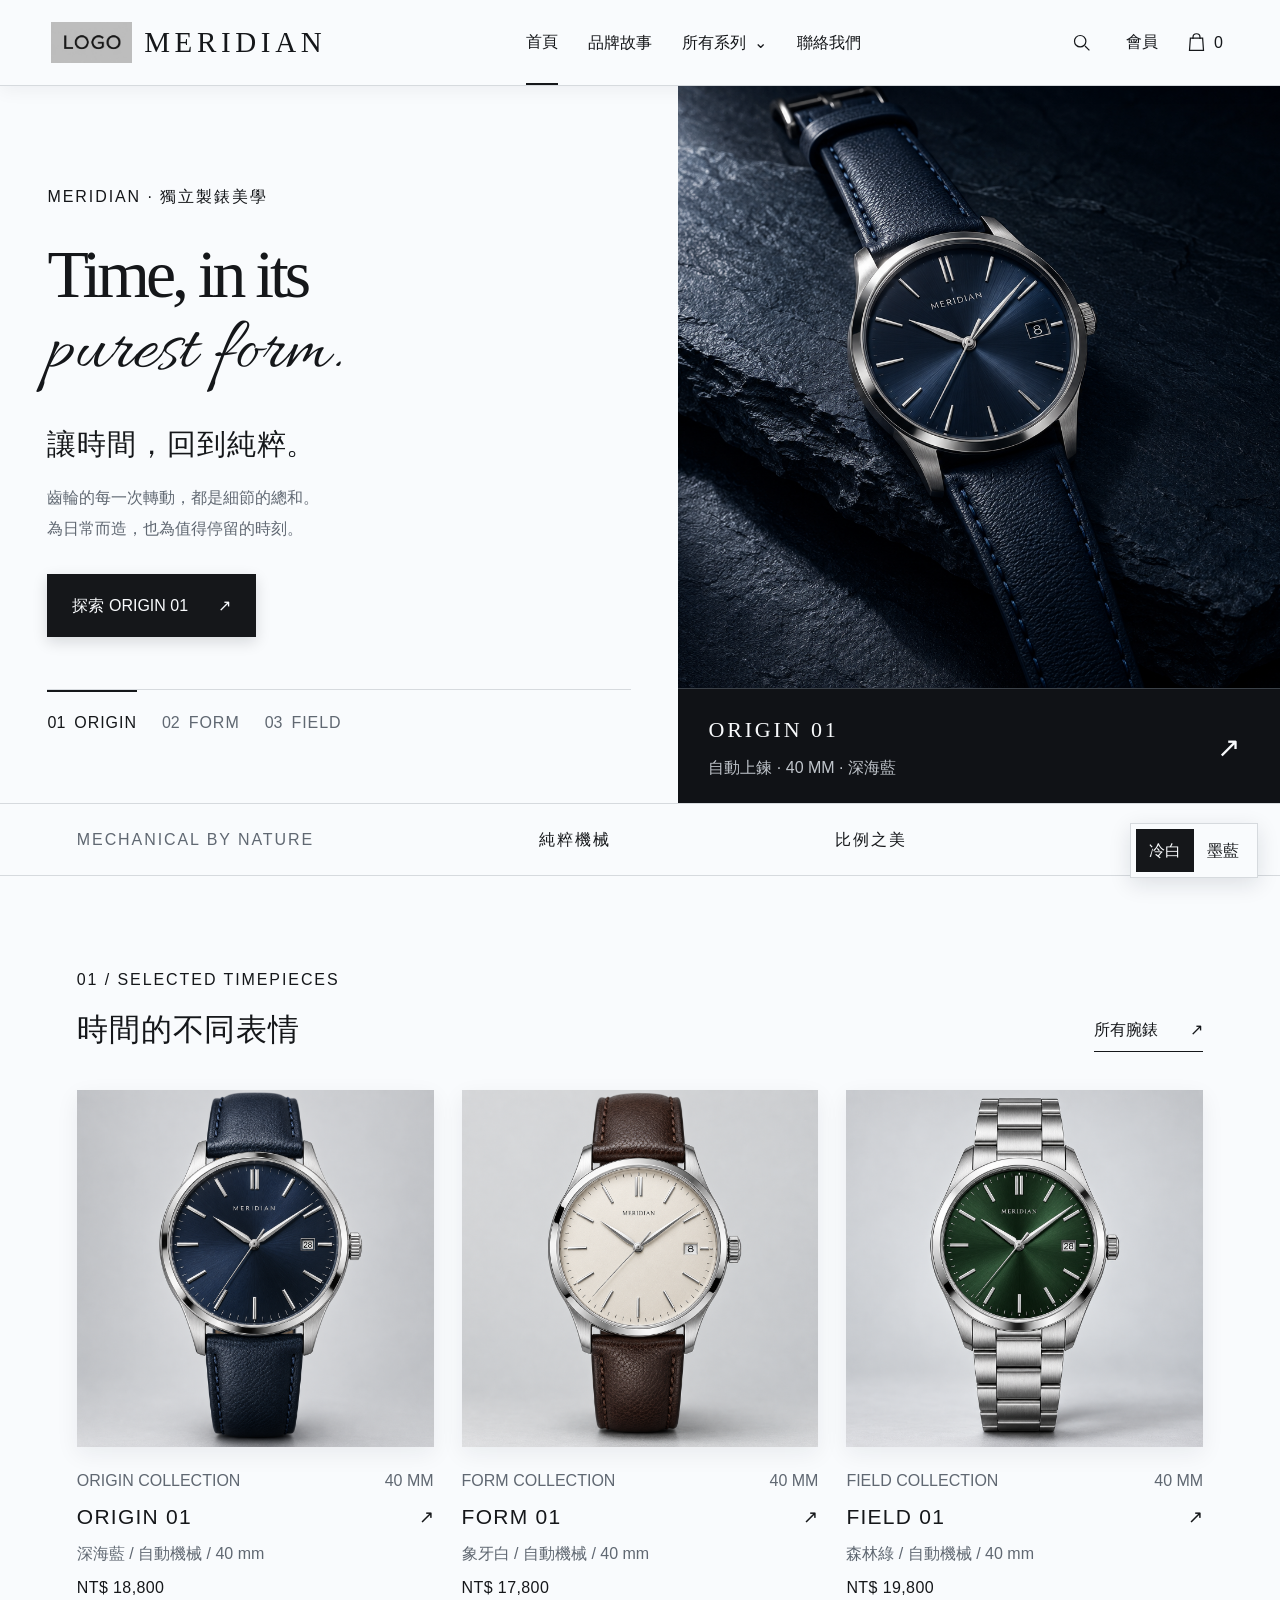
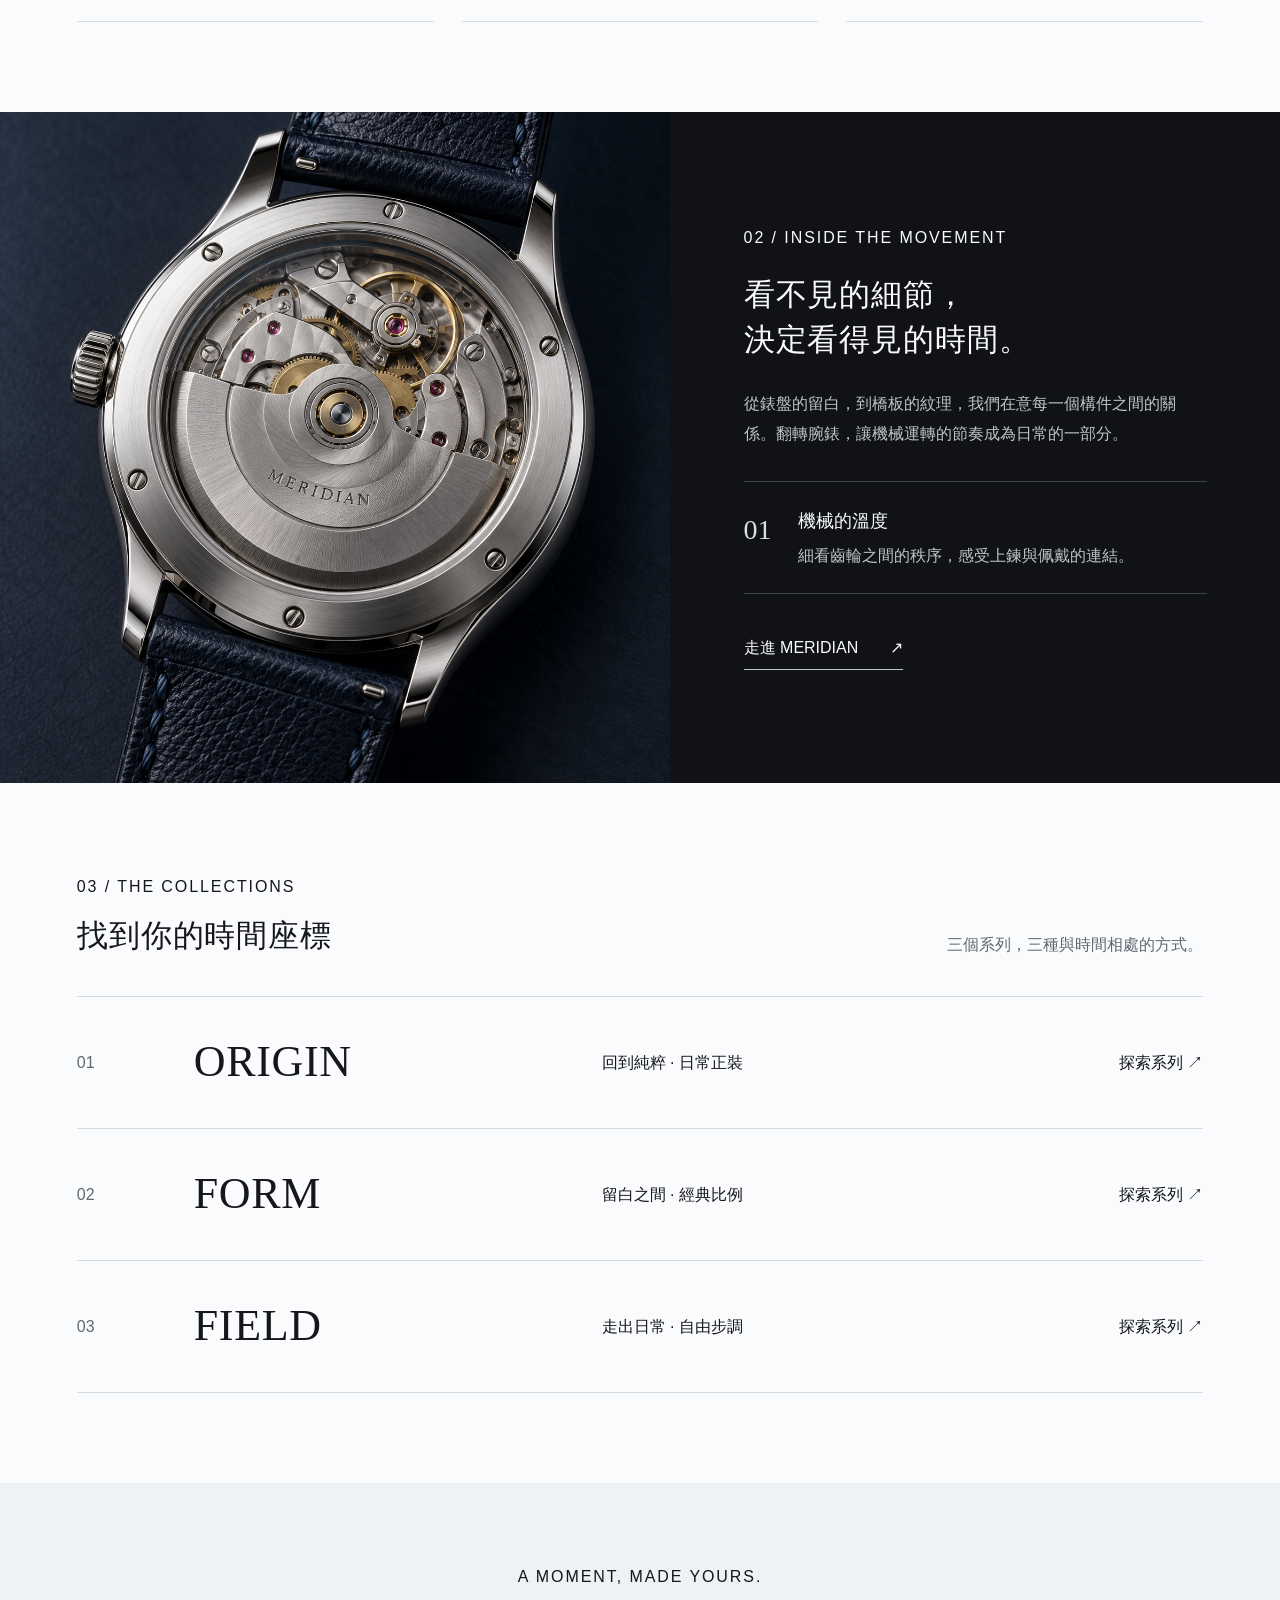
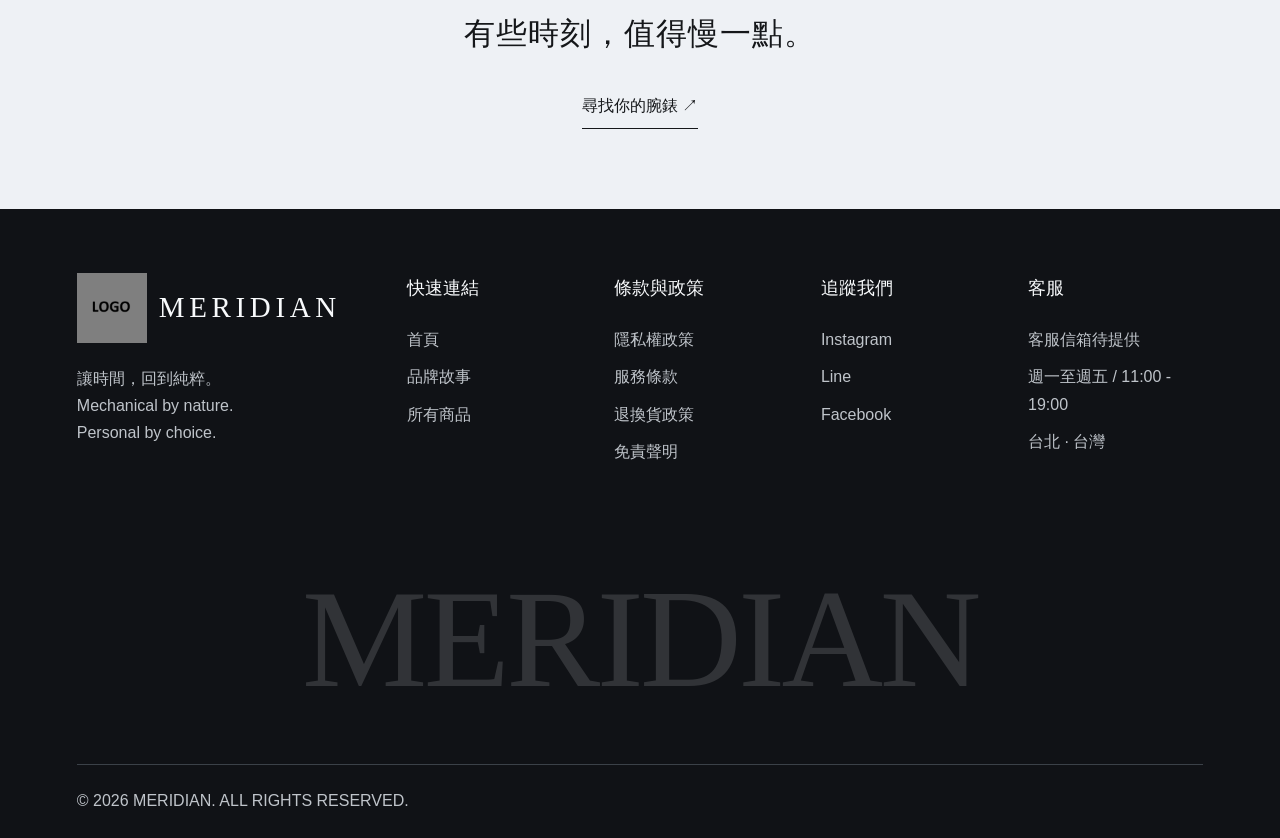
<file: index.html>
<!doctype html><html lang="zh-Hant"><head><meta charset="UTF-8"><meta name="viewport" content="width=device-width, initial-scale=1"><meta name="description" content="MERIDIAN 機械腕錶。以精密機芯與純粹比例，記錄值得停留的時間。"><title>讓時間，回到純粹 — MERIDIAN</title><link rel="icon" href="./assets/logo/mark.svg"><link rel="stylesheet" href="./css/base.css?v=6"><link rel="stylesheet" href="./css/index.css?v=6"><script src="./assets/js/theme-switcher.js?v=6"></script><script defer src="./assets/js/core.js?v=6"></script></head><body data-page="home" data-root="./"><a class="skip" href="#main">跳至主要內容</a><div id="header"></div><main id="main"><section class="hero"><div class="hero-copy"><p class="eyebrow">MERIDIAN · 獨立製錶美學</p><h1>Time, in its<br><em>purest form.</em></h1><h2>讓時間，回到純粹。</h2><p class="intro">齒輪的每一次轉動，都是細節的總和。<br>為日常而造，也為值得停留的時刻。</p><a class="button" href="./product-detail/product-detail.html?id=01">探索 ORIGIN 01 <span>↗</span></a><div class="hero-tabs" aria-label="主打系列"><button class="active" data-hero="0" aria-pressed="true">01 <span>ORIGIN</span></button><button data-hero="1" aria-pressed="false">02 <span>FORM</span></button><button data-hero="2" aria-pressed="false">03 <span>FIELD</span></button></div></div><div class="hero-visual"><img id="hero-image" src="./assets/images/hero.png" alt="ORIGIN 深藍錶盤機械腕錶，精鋼錶殼與皮革錶帶" fetchpriority="high"><div class="image-caption"><div><span id="hero-label">ORIGIN 01</span><p id="hero-spec">自動上鍊 · 40 MM · 深海藍</p></div><a id="hero-link" href="./product-detail/product-detail.html?id=01" aria-label="查看主打腕錶">↗</a></div></div></section><div class="principles"><span>MECHANICAL BY NATURE</span><span>純粹機械</span><span>比例之美</span><span>日常相伴</span></div><section class="section"><div class="section-heading"><div><p class="eyebrow">01 / SELECTED TIMEPIECES</p><h2>時間的不同表情</h2></div><a class="text-link" href="./product/product.html">所有腕錶 <span>↗</span></a></div><div class="product-grid home-products" data-products="featured"></div></section><section class="craft"><div class="craft-image"><img src="./assets/images/movement.png" alt="透背機芯中的齒輪、橋板與自動盤細節" loading="lazy"></div><div class="craft-copy"><p class="eyebrow">02 / INSIDE THE MOVEMENT</p><h2>看不見的細節，<br>決定看得見的時間。</h2><p>從錶盤的留白，到橋板的紋理，我們在意每一個構件之間的關係。翻轉腕錶，讓機械運轉的節奏成為日常的一部分。</p><div class="craft-note"><span>01</span><div><h3>機械的溫度</h3><p>細看齒輪之間的秩序，感受上鍊與佩戴的連結。</p></div></div><a class="text-link" href="./about/about.html">走進 MERIDIAN <span>↗</span></a></div></section><section class="section series-section"><div class="section-heading"><div><p class="eyebrow">03 / THE COLLECTIONS</p><h2>找到你的時間座標</h2></div><p class="muted">三個系列，三種與時間相處的方式。</p></div><a class="series-row" href="./product/product.html?category=ORIGIN"><span class="series-number">01</span><h3>ORIGIN</h3><span>回到純粹 · 日常正裝</span><span>探索系列 ↗</span></a><a class="series-row" href="./product/product.html?category=FORM"><span class="series-number">02</span><h3>FORM</h3><span>留白之間 · 經典比例</span><span>探索系列 ↗</span></a><a class="series-row" href="./product/product.html?category=FIELD"><span class="series-number">03</span><h3>FIELD</h3><span>走出日常 · 自由步調</span><span>探索系列 ↗</span></a></section><section class="closing"><p class="eyebrow">A MOMENT, MADE YOURS.</p><h2>有些時刻，值得慢一點。</h2><a class="text-link" href="./product/product.html">尋找你的腕錶 ↗</a></section></main><div id="footer"></div><div id="overlays"></div><div class="toast" role="status" aria-live="polite"></div></body></html>
</file>
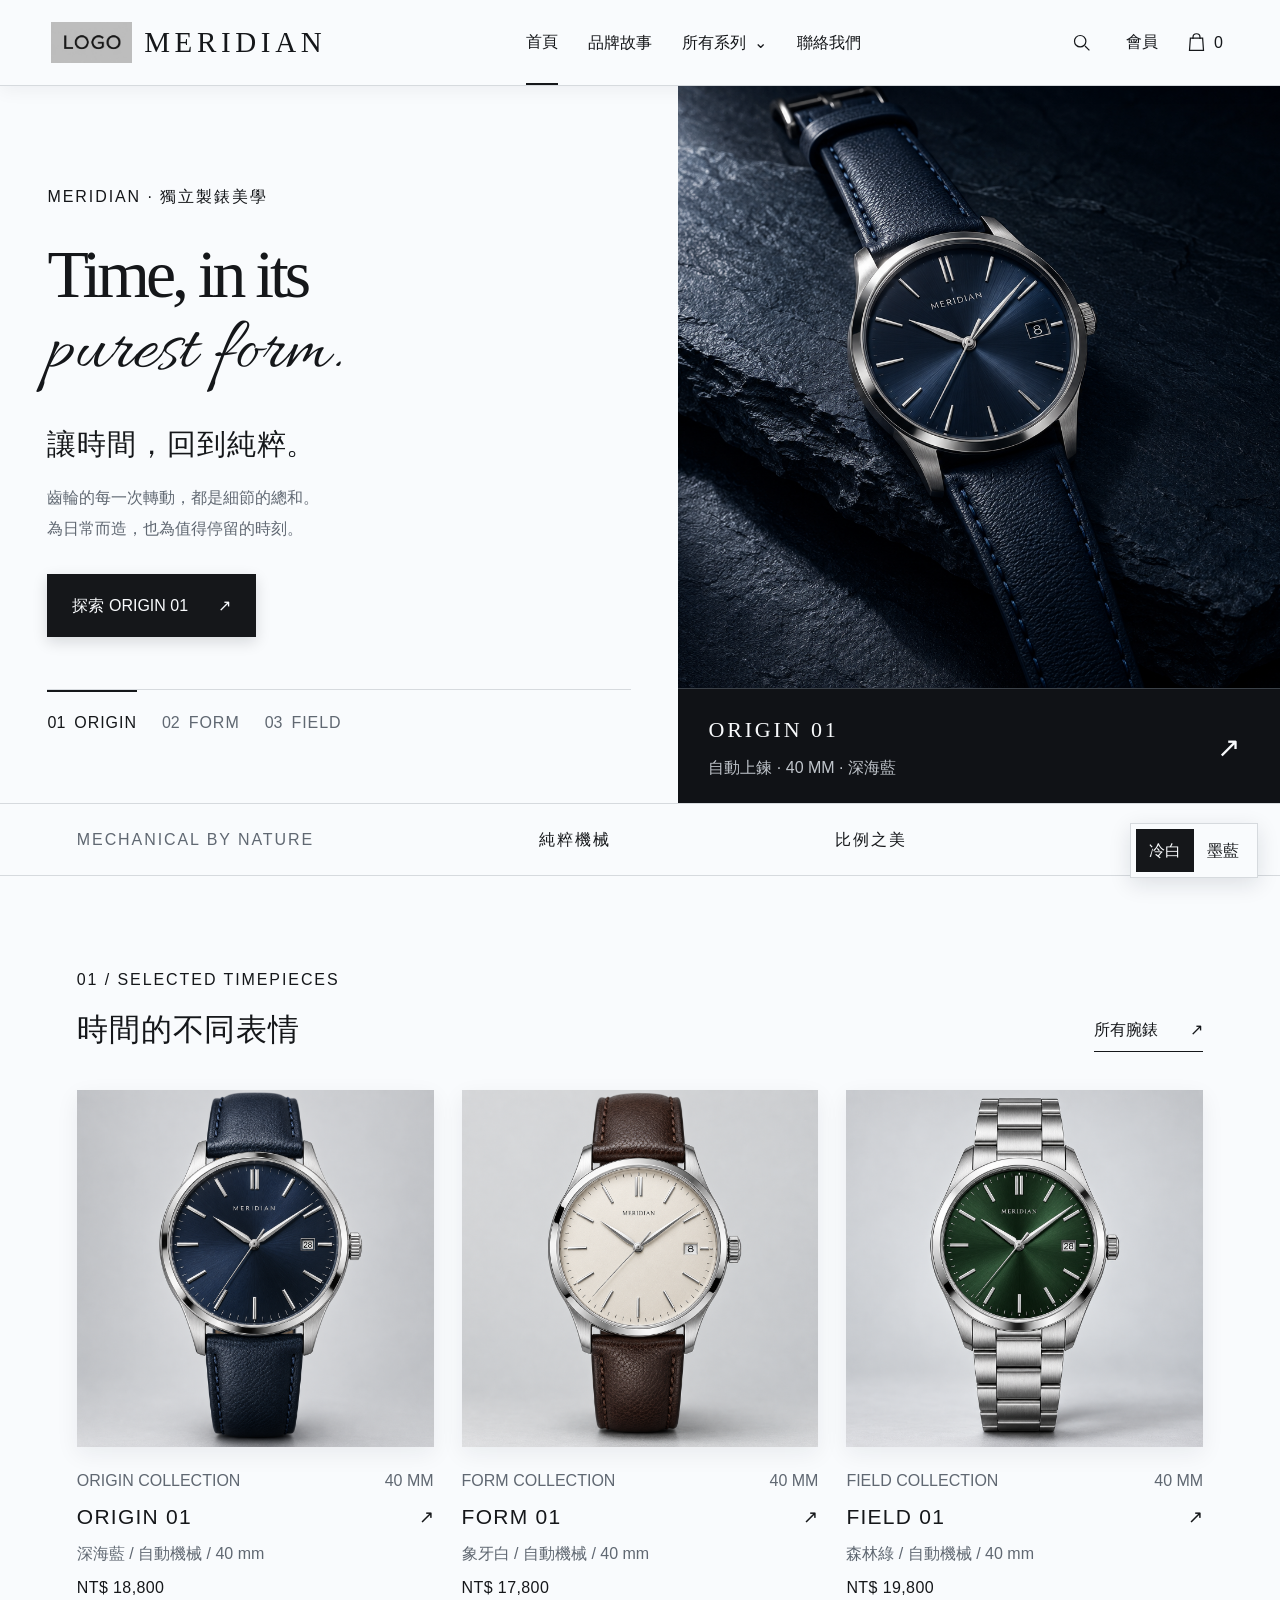
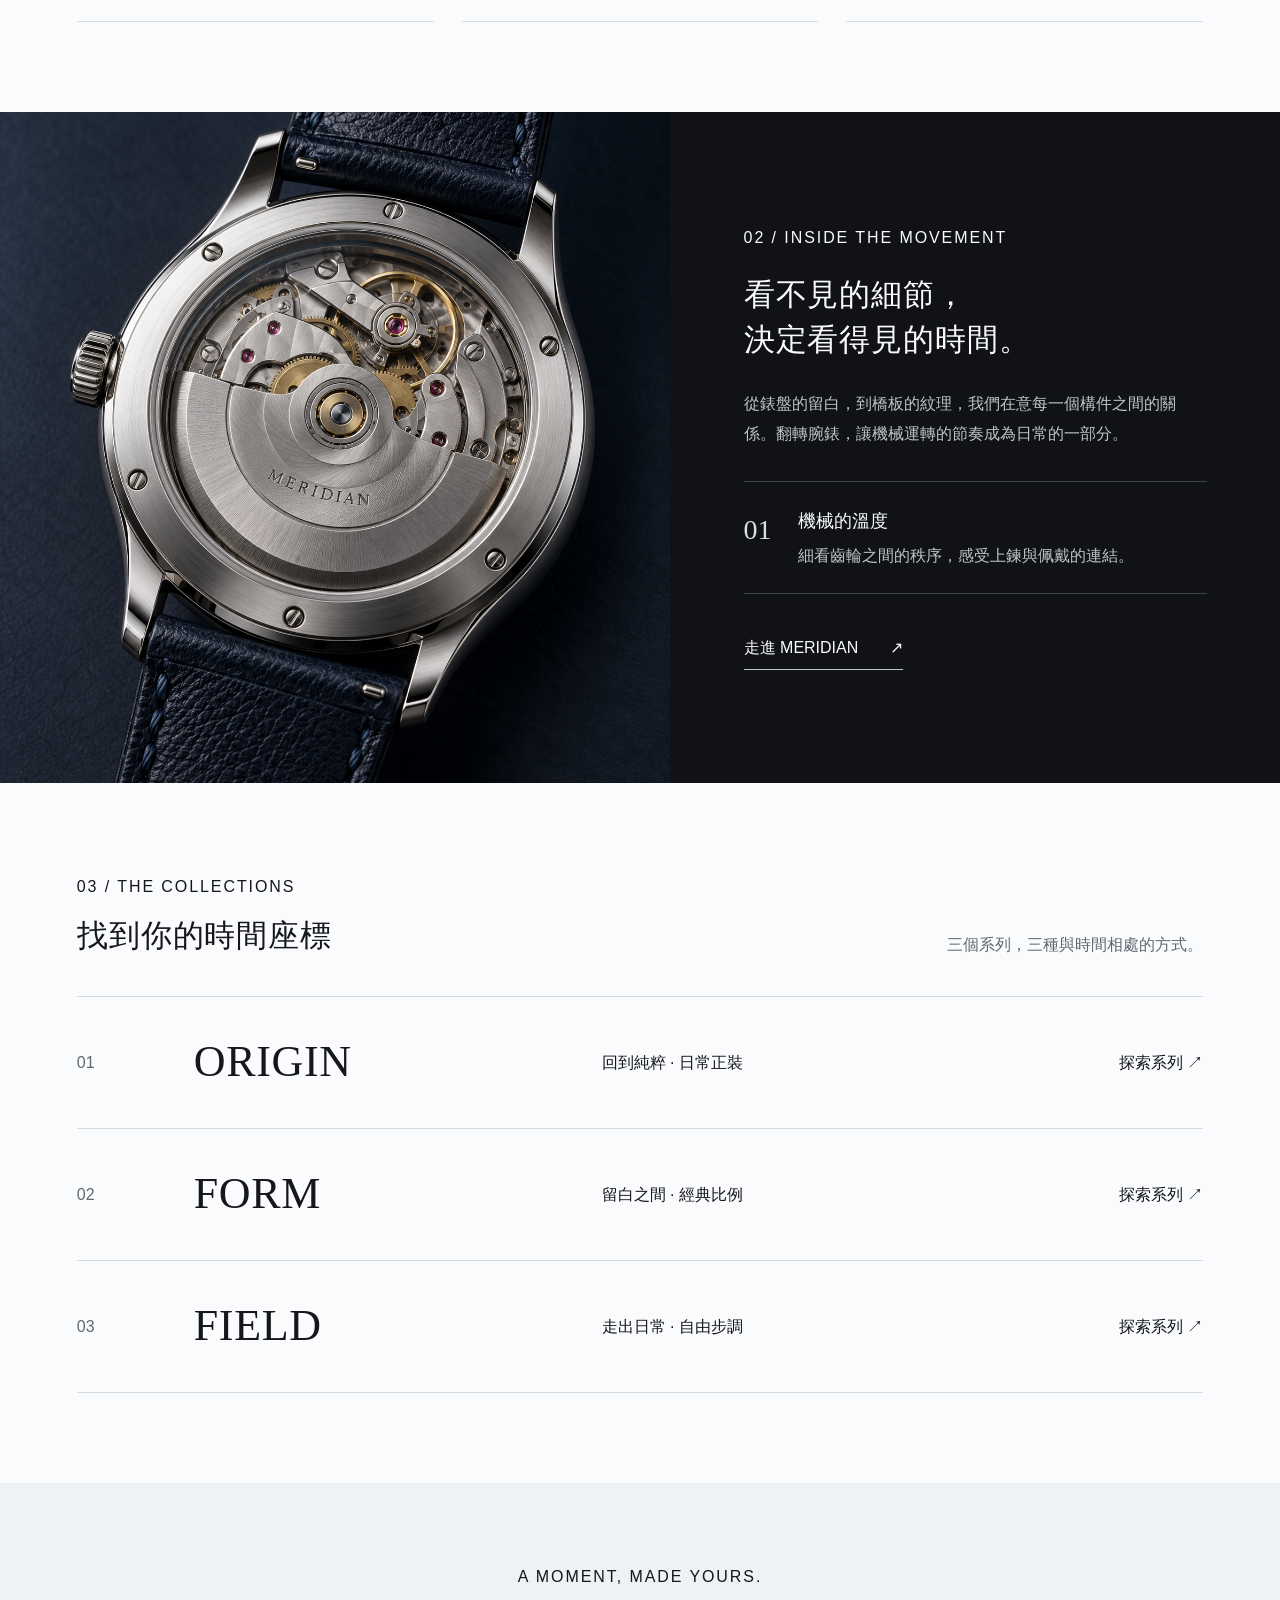
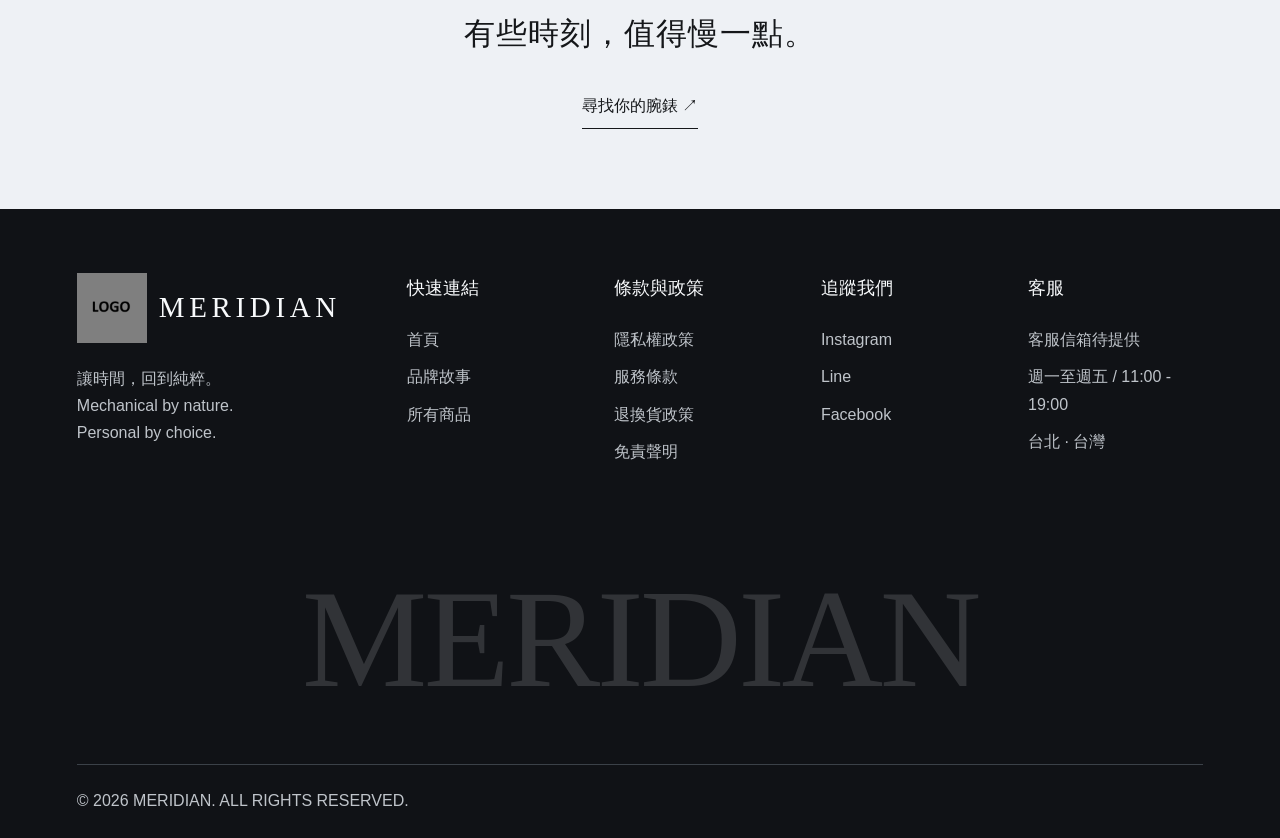
<file: index/index.html>
<!doctype html><html lang="zh-Hant"><head><meta charset="UTF-8"><meta name="viewport" content="width=device-width, initial-scale=1"><meta name="description" content="MERIDIAN 機械腕錶。以精密機芯與純粹比例，記錄值得停留的時間。"><title>讓時間，回到純粹 — MERIDIAN</title><link rel="icon" href="../assets/logo/mark.svg"><link rel="stylesheet" href="../css/base.css?v=6"><link rel="stylesheet" href="../css/index.css?v=6"><script src="../assets/js/theme-switcher.js?v=6"></script><script defer src="../assets/js/core.js?v=6"></script></head><body data-page="home" data-root="../"><a class="skip" href="#main">跳至主要內容</a><div id="header"></div><main id="main"><section class="hero"><div class="hero-copy"><p class="eyebrow">MERIDIAN · 獨立製錶美學</p><h1>Time, in its<br><em>purest form.</em></h1><h2>讓時間，回到純粹。</h2><p class="intro">齒輪的每一次轉動，都是細節的總和。<br>為日常而造，也為值得停留的時刻。</p><a class="button" href="../product-detail/product-detail.html?id=01">探索 ORIGIN 01 <span>↗</span></a><div class="hero-tabs" aria-label="主打系列"><button class="active" data-hero="0" aria-pressed="true">01 <span>ORIGIN</span></button><button data-hero="1" aria-pressed="false">02 <span>FORM</span></button><button data-hero="2" aria-pressed="false">03 <span>FIELD</span></button></div></div><div class="hero-visual"><img id="hero-image" src="../assets/images/hero.png" alt="ORIGIN 深藍錶盤機械腕錶，精鋼錶殼與皮革錶帶" fetchpriority="high"><div class="image-caption"><div><span id="hero-label">ORIGIN 01</span><p id="hero-spec">自動上鍊 · 40 MM · 深海藍</p></div><a id="hero-link" href="../product-detail/product-detail.html?id=01" aria-label="查看主打腕錶">↗</a></div></div></section><div class="principles"><span>MECHANICAL BY NATURE</span><span>純粹機械</span><span>比例之美</span><span>日常相伴</span></div><section class="section"><div class="section-heading"><div><p class="eyebrow">01 / SELECTED TIMEPIECES</p><h2>時間的不同表情</h2></div><a class="text-link" href="../product/product.html">所有腕錶 <span>↗</span></a></div><div class="product-grid home-products" data-products="featured"></div></section><section class="craft"><div class="craft-image"><img src="../assets/images/movement.png" alt="透背機芯中的齒輪、橋板與自動盤細節" loading="lazy"></div><div class="craft-copy"><p class="eyebrow">02 / INSIDE THE MOVEMENT</p><h2>看不見的細節，<br>決定看得見的時間。</h2><p>從錶盤的留白，到橋板的紋理，我們在意每一個構件之間的關係。翻轉腕錶，讓機械運轉的節奏成為日常的一部分。</p><div class="craft-note"><span>01</span><div><h3>機械的溫度</h3><p>細看齒輪之間的秩序，感受上鍊與佩戴的連結。</p></div></div><a class="text-link" href="../about/about.html">走進 MERIDIAN <span>↗</span></a></div></section><section class="section series-section"><div class="section-heading"><div><p class="eyebrow">03 / THE COLLECTIONS</p><h2>找到你的時間座標</h2></div><p class="muted">三個系列，三種與時間相處的方式。</p></div><a class="series-row" href="../product/product.html?category=ORIGIN"><span class="series-number">01</span><h3>ORIGIN</h3><span>回到純粹 · 日常正裝</span><span>探索系列 ↗</span></a><a class="series-row" href="../product/product.html?category=FORM"><span class="series-number">02</span><h3>FORM</h3><span>留白之間 · 經典比例</span><span>探索系列 ↗</span></a><a class="series-row" href="../product/product.html?category=FIELD"><span class="series-number">03</span><h3>FIELD</h3><span>走出日常 · 自由步調</span><span>探索系列 ↗</span></a></section><section class="closing"><p class="eyebrow">A MOMENT, MADE YOURS.</p><h2>有些時刻，值得慢一點。</h2><a class="text-link" href="../product/product.html">尋找你的腕錶 ↗</a></section></main><div id="footer"></div><div id="overlays"></div><div class="toast" role="status" aria-live="polite"></div></body></html>
</file>
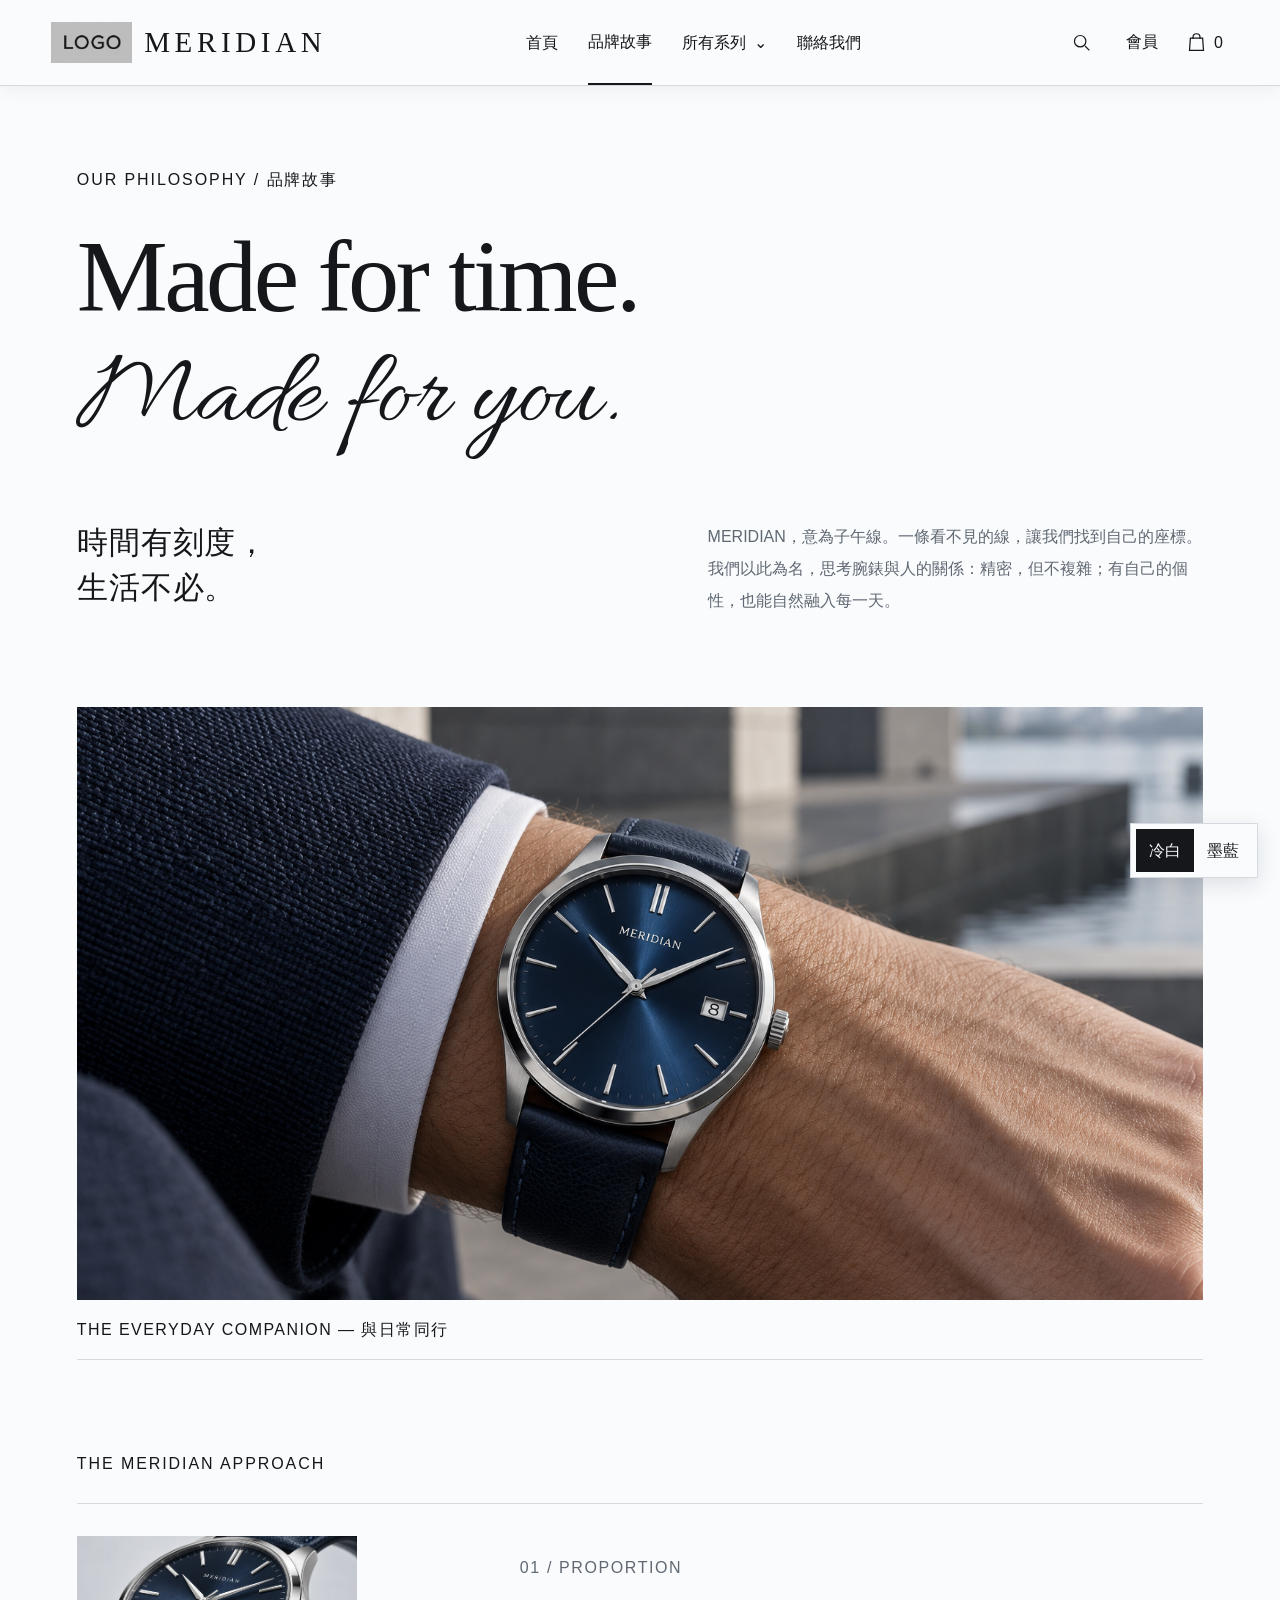
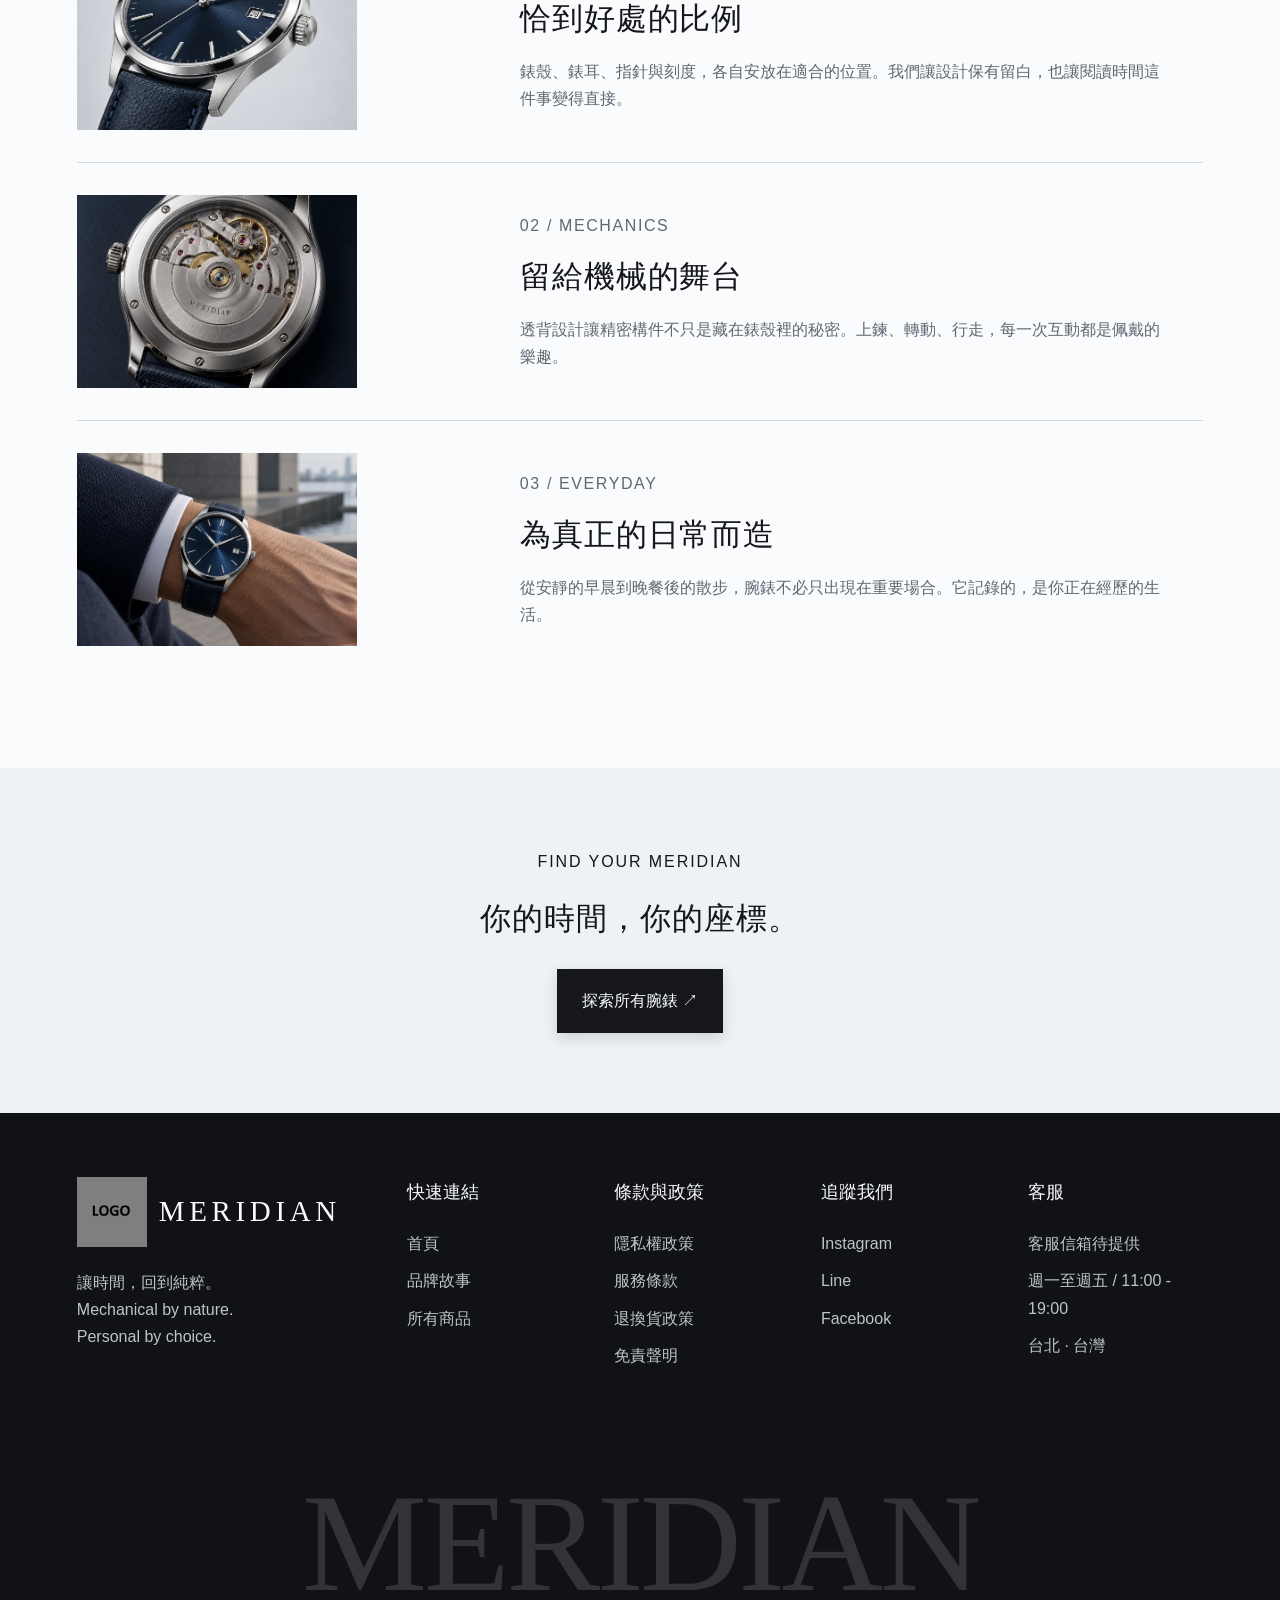
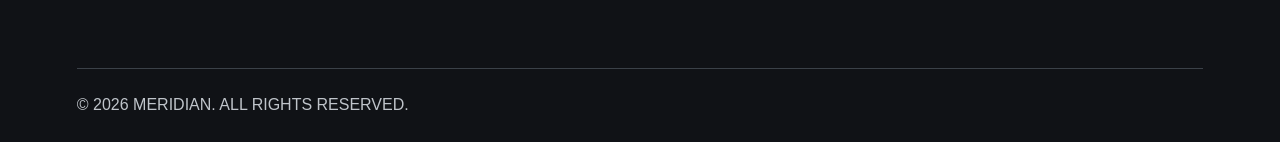
<file: about/about.html>
<!doctype html>
<html lang="zh-Hant">
<head>
  <meta charset="UTF-8">
  <meta name="viewport" content="width=device-width, initial-scale=1">
  <meta name="description" content="MERIDIAN 機械腕錶。以精密機芯與純粹比例，記錄值得停留的時間。">
  <title>品牌故事 — MERIDIAN</title>
  <link rel="icon" href="../assets/logo/mark.svg">
  <link rel="stylesheet" href="../css/base.css?v=6">
  <link rel="stylesheet" href="../css/about.css?v=6">
  <script src="../assets/js/theme-switcher.js?v=6"></script>
  <script defer src="../assets/js/core.js?v=6"></script>
</head>
<body data-page="about" data-root="../">
  <a class="skip" href="#main">跳至主要內容</a>
  <div id="header"></div>
  <main id="main">
    <section class="about-intro section">
      <p class="eyebrow">OUR PHILOSOPHY / 品牌故事</p>
      <h1>Made for time.<br><em>Made for you.</em></h1>
      <div class="about-bottom">
        <h2>時間有刻度，<br>生活不必。</h2>
        <p>MERIDIAN，意為子午線。一條看不見的線，讓我們找到自己的座標。我們以此為名，思考腕錶與人的關係：精密，但不複雜；有自己的個性，也能自然融入每一天。</p>
      </div>
    </section>
    <figure class="about-photo">
      <img src="../assets/images/wrist.png" alt="自然光下佩戴 MERIDIAN 深藍機械腕錶" fetchpriority="high">
      <figcaption>THE EVERYDAY COMPANION — 與日常同行</figcaption>
    </figure>
    <section class="section about-values">
      <p class="eyebrow">THE MERIDIAN APPROACH</p>
      <div class="about-value-list">
        <article>
          <figure class="value-visual"><img src="../assets/images/side.png" alt="MERIDIAN 錶殼、錶耳與面盤比例細節" loading="lazy"></figure>
          <div class="value-copy"><span>01 / PROPORTION</span><h2>恰到好處的比例</h2><p>錶殼、錶耳、指針與刻度，各自安放在適合的位置。我們讓設計保有留白，也讓閱讀時間這件事變得直接。</p></div>
        </article>
        <article>
          <figure class="value-visual"><img src="../assets/images/movement.png" alt="MERIDIAN 透背機械機芯細節" loading="lazy"></figure>
          <div class="value-copy"><span>02 / MECHANICS</span><h2>留給機械的舞台</h2><p>透背設計讓精密構件不只是藏在錶殼裡的秘密。上鍊、轉動、行走，每一次互動都是佩戴的樂趣。</p></div>
        </article>
        <article>
          <figure class="value-visual"><img src="../assets/images/wrist.png" alt="MERIDIAN 腕錶融入日常穿搭的佩戴情境" loading="lazy"></figure>
          <div class="value-copy"><span>03 / EVERYDAY</span><h2>為真正的日常而造</h2><p>從安靜的早晨到晚餐後的散步，腕錶不必只出現在重要場合。它記錄的，是你正在經歷的生活。</p></div>
        </article>
      </div>
    </section>
    <section class="closing">
      <p class="eyebrow">FIND YOUR MERIDIAN</p>
      <h2>你的時間，你的座標。</h2>
      <a class="button" href="../product/product.html">探索所有腕錶 ↗</a>
    </section>
  </main>
  <div id="footer"></div>
  <div id="overlays"></div>
  <div class="toast" role="status" aria-live="polite"></div>
</body>
</html>
</file>
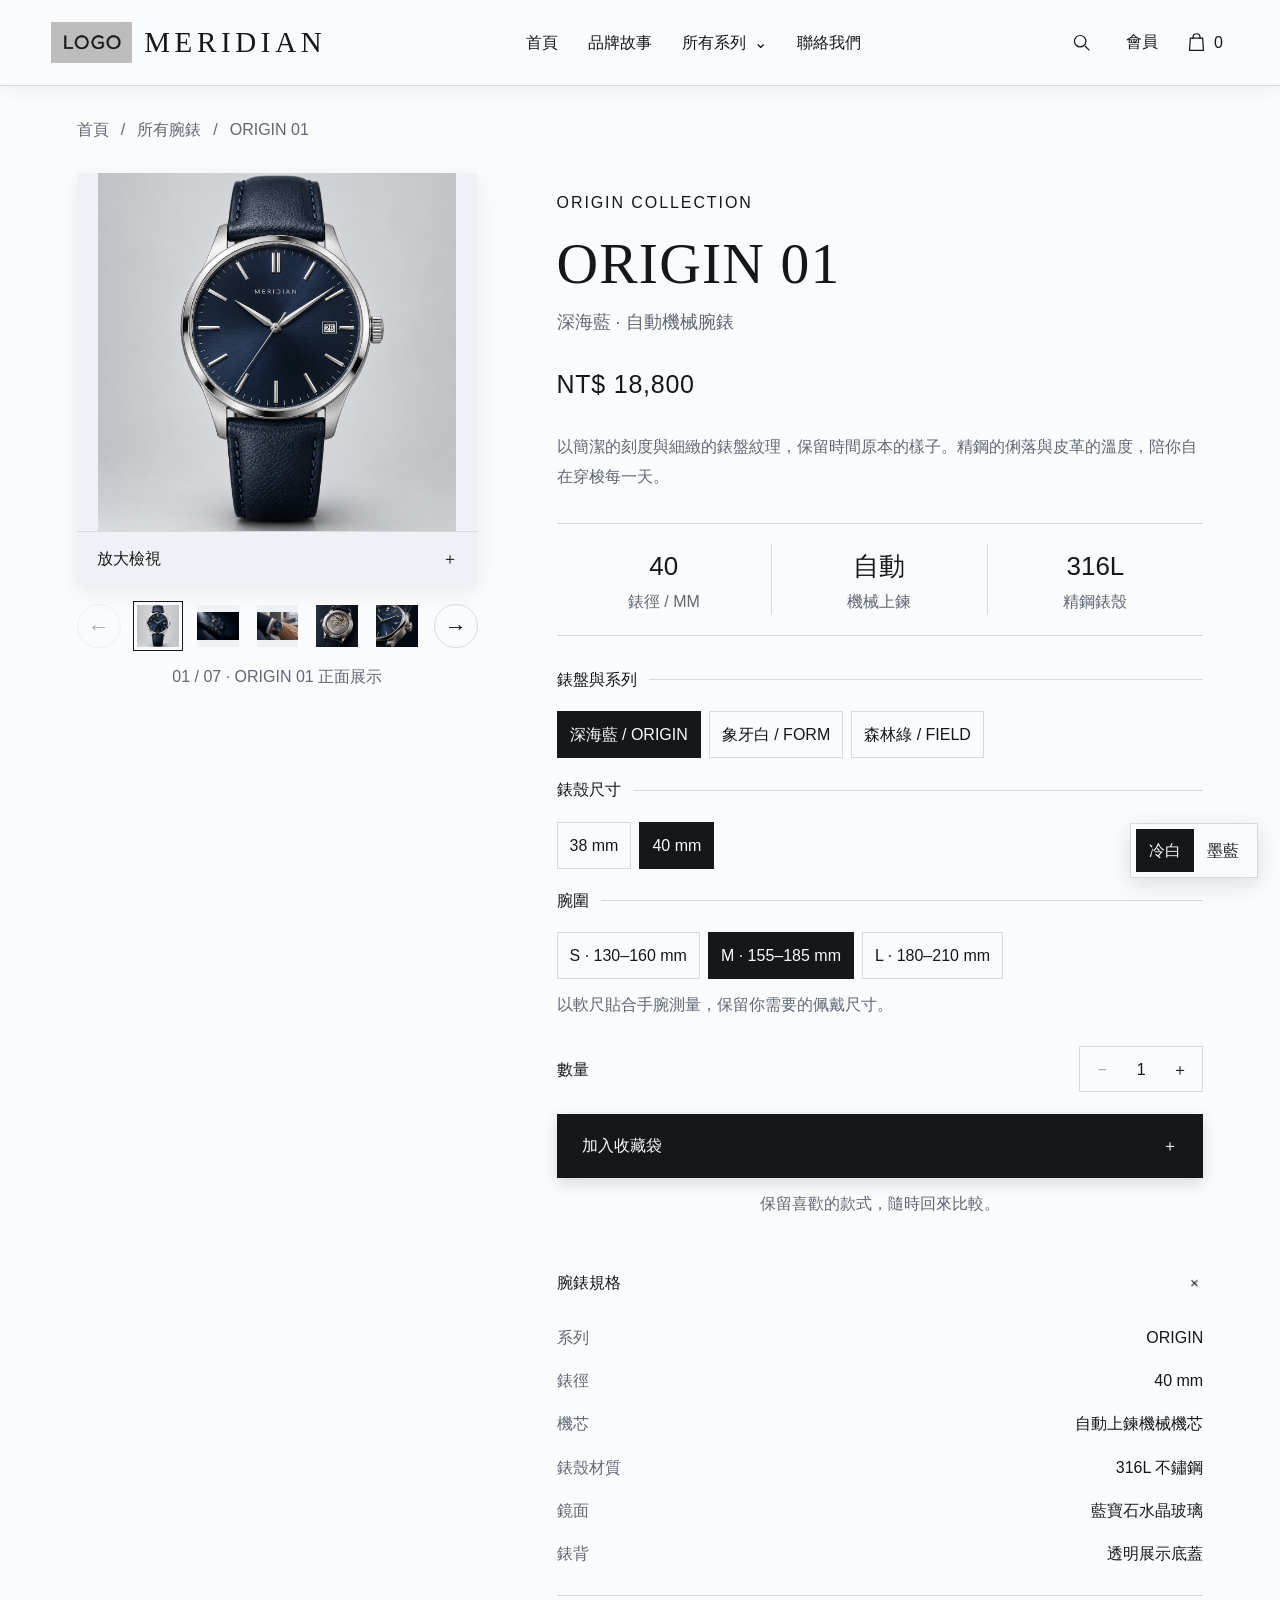
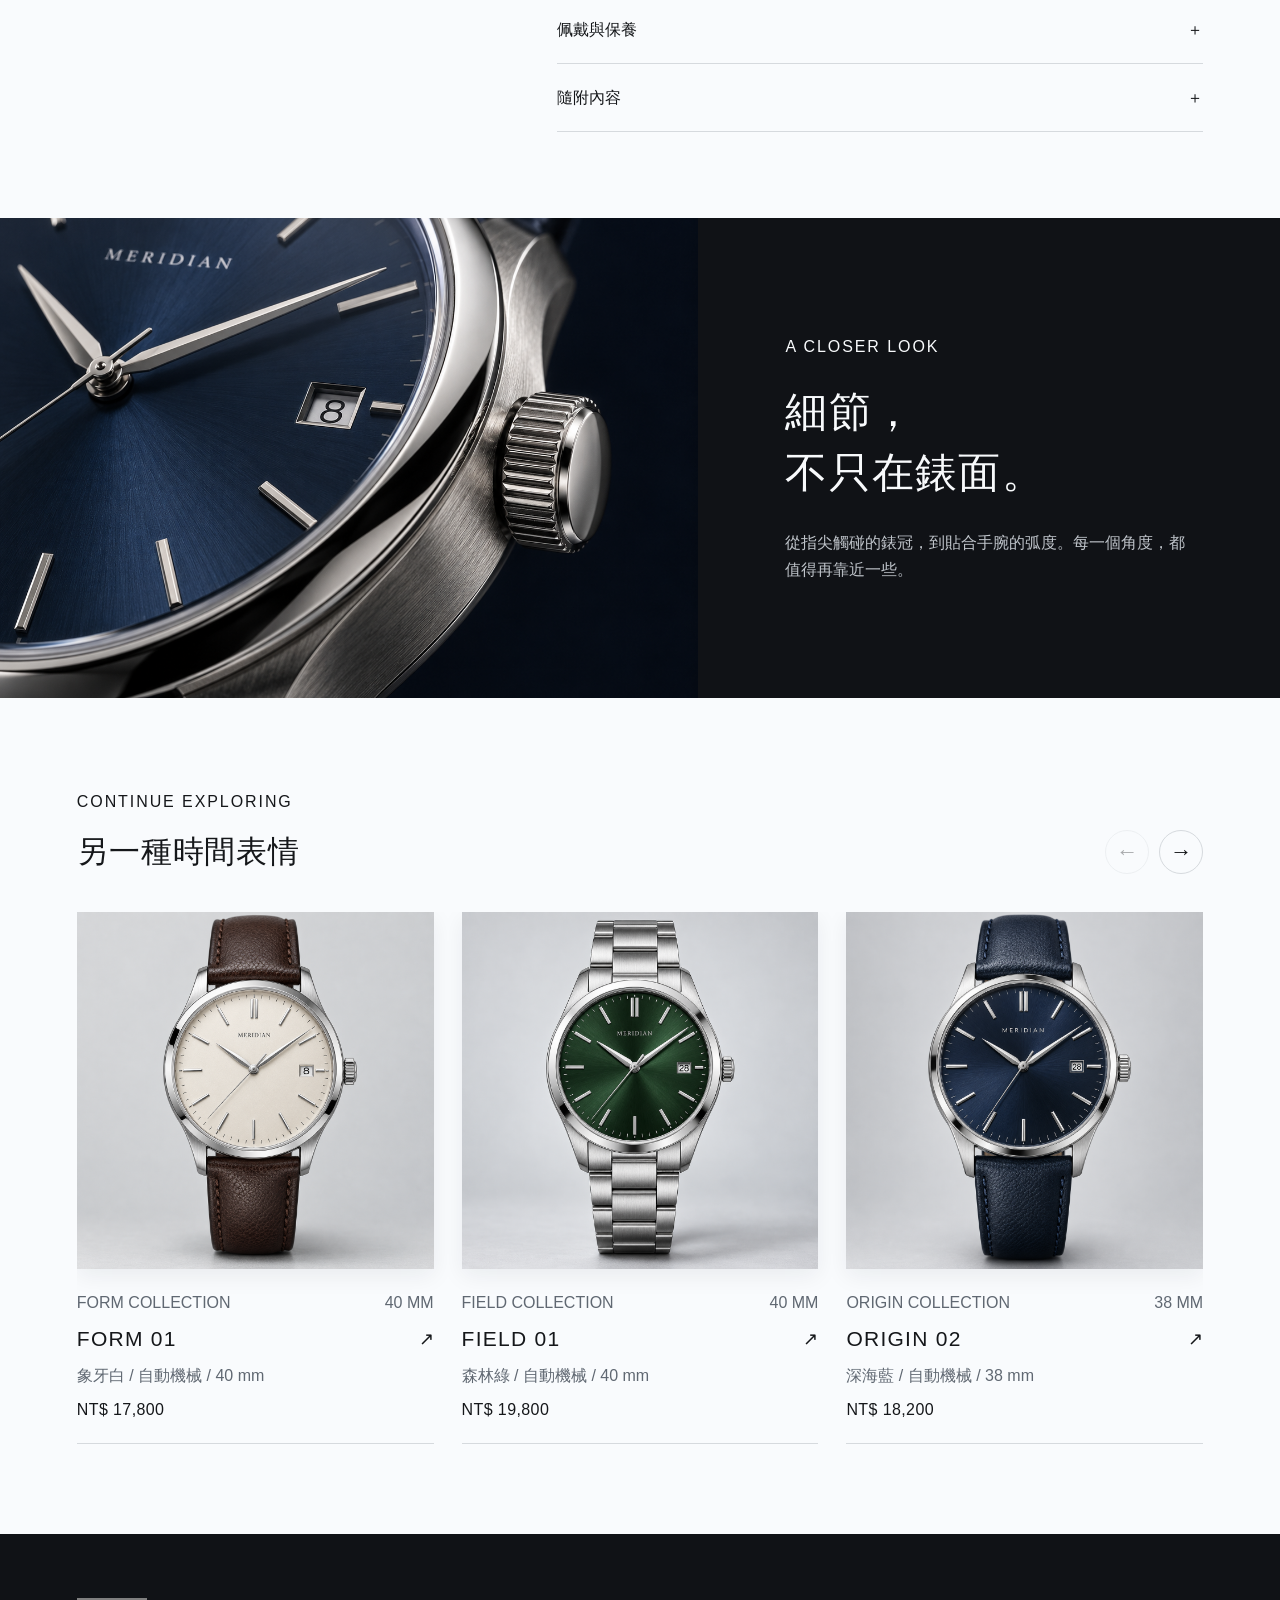
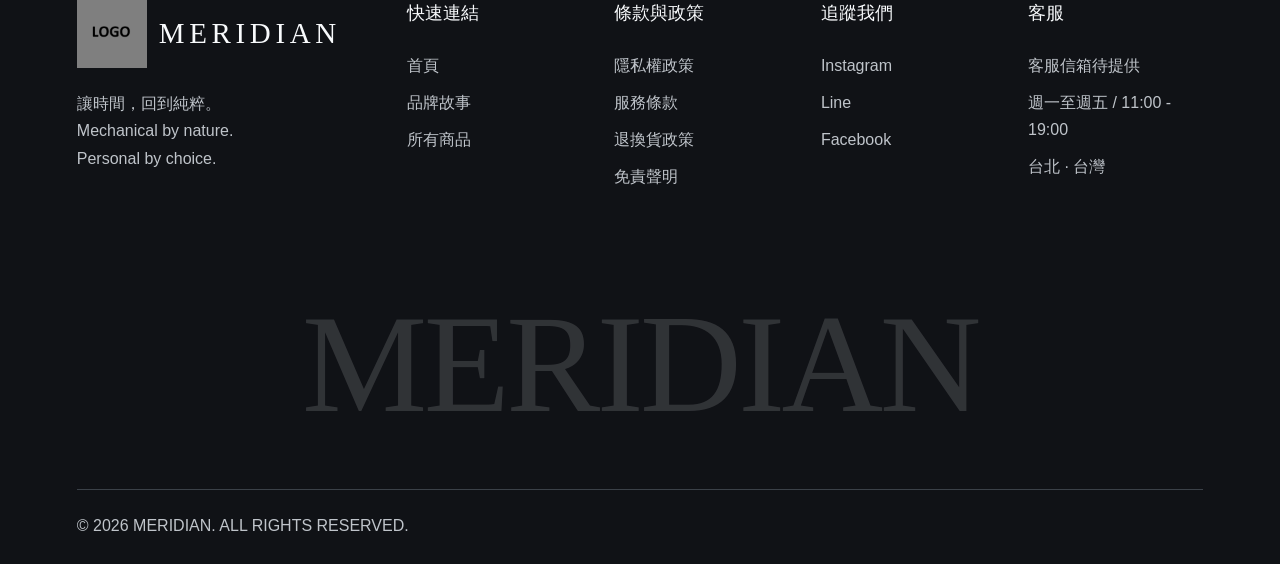
<file: product-detail/product-detail.html>
<!doctype html><html lang="zh-Hant"><head><meta charset="UTF-8"><meta name="viewport" content="width=device-width, initial-scale=1"><meta name="description" content="MERIDIAN 機械腕錶。以精密機芯與純粹比例，記錄值得停留的時間。"><title>腕錶詳情 — MERIDIAN</title><link rel="icon" href="../assets/logo/mark.svg"><link rel="stylesheet" href="../css/base.css?v=6"><link rel="stylesheet" href="../css/product.css?v=6"><script src="../assets/js/theme-switcher.js?v=6"></script><script defer src="../assets/js/core.js?v=6"></script></head><body data-page="detail" data-root="../"><a class="skip" href="#main">跳至主要內容</a><div id="header"></div><main id="main"><div class="breadcrumb"><a href="../index/index.html">首頁</a><span>/</span><a href="../product/product.html">所有腕錶</a><span>/</span><span id="crumb-name">ORIGIN 01</span></div><section class="detail-layout"><div class="gallery"><button class="main-image" id="open-lightbox" aria-label="放大商品圖片"><img id="main-product-image" src="../assets/images/blue.png" alt="腕錶正面"><span>放大檢視 <span>＋</span></span></button><div class="thumbnail-control"><button class="round-button" id="thumb-prev" aria-label="上一張商品圖片">←</button><div class="thumbnail-viewport"><div class="thumbnail-track" id="thumbnails"></div></div><button class="round-button" id="thumb-next" aria-label="下一張商品圖片">→</button></div><p class="gallery-counter" aria-live="polite">01 / 07</p></div><div class="product-info"><p class="eyebrow" id="detail-series">ORIGIN COLLECTION</p><h1 id="detail-name">ORIGIN 01</h1><p class="detail-subtitle" id="detail-subtitle">深海藍 · 自動機械腕錶</p><p class="detail-price" id="detail-price">NT$ 18,800</p><p class="detail-description">以簡潔的刻度與細緻的錶盤紋理，保留時間原本的樣子。精鋼的俐落與皮革的溫度，陪你自在穿梭每一天。</p><div class="spec-highlights"><div><strong id="detail-size">40</strong><span>錶徑 / MM</span></div><div><strong>自動</strong><span>機械上鍊</span></div><div><strong>316L</strong><span>精鋼錶殼</span></div></div><div class="product-options"><fieldset><legend>錶盤與系列</legend><div class="choice-row"><button type="button" data-variant="ORIGIN">深海藍 / ORIGIN</button><button type="button" data-variant="FORM">象牙白 / FORM</button><button type="button" data-variant="FIELD">森林綠 / FIELD</button></div></fieldset><fieldset><legend>錶殼尺寸</legend><div class="choice-row"><button type="button" data-size="38">38 mm</button><button type="button" data-size="40">40 mm</button></div></fieldset><fieldset><legend>腕圍</legend><div class="choice-row"><button type="button" data-fit="S">S · 130–160 mm</button><button type="button" data-fit="M">M · 155–185 mm</button><button type="button" data-fit="L">L · 180–210 mm</button></div><p class="option-note">以軟尺貼合手腕測量，保留你需要的佩戴尺寸。</p></fieldset></div><div class="quantity-row"><span>數量</span><div class="quantity-control"><button id="quantity-minus" type="button" aria-label="減少數量">−</button><output id="quantity-value" aria-live="polite">1</output><button id="quantity-plus" type="button" aria-label="增加數量">＋</button></div></div><button class="button add-to-bag" id="add-to-bag">加入收藏袋 <span>＋</span></button><p class="bag-note">保留喜歡的款式，隨時回來比較。</p><div class="detail-accordions"><details open><summary>腕錶規格 <span>＋</span></summary><dl><div><dt>系列</dt><dd id="spec-series">ORIGIN</dd></div><div><dt>錶徑</dt><dd id="spec-size">40 mm</dd></div><div><dt>機芯</dt><dd>自動上鍊機械機芯</dd></div><div><dt>錶殼材質</dt><dd>316L 不鏽鋼</dd></div><div><dt>鏡面</dt><dd>藍寶石水晶玻璃</dd></div><div><dt>錶背</dt><dd>透明展示底蓋</dd></div></dl></details><details><summary>佩戴與保養 <span>＋</span></summary><p>避免碰撞與強磁場。皮革錶帶請保持乾燥，以柔軟乾布擦拭錶殼；進行水上活動前請取下腕錶。</p></details><details><summary>隨附內容 <span>＋</span></summary><p>腕錶、收納錶盒與使用說明。</p></details></div></div></section><section class="detail-editorial"><img src="../assets/images/crown.png" alt="腕錶錶冠與錶殼的精密細節" loading="lazy"><div><p class="eyebrow">A CLOSER LOOK</p><h2>細節，<br>不只在錶面。</h2><p>從指尖觸碰的錶冠，到貼合手腕的弧度。每一個角度，都值得再靠近一些。</p></div></section><section class="section recommendations"><div class="section-heading"><div><p class="eyebrow">CONTINUE EXPLORING</p><h2>另一種時間表情</h2></div><div class="rec-controls"><button class="round-button" id="rec-prev" aria-label="上一件推薦商品">←</button><button class="round-button" id="rec-next" aria-label="下一件推薦商品">→</button></div></div><div class="rec-viewport"><div class="recommendation-track" id="recommendation-track"></div></div></section></main><div class="lightbox" id="lightbox" hidden role="dialog" aria-modal="true" aria-label="商品圖片放大檢視"><div class="lb-dialog"><img id="lb-image" alt="放大的商品圖片"></div><button class="lb-close" aria-label="關閉圖片">×</button><button class="lb-nav lb-prev" aria-label="上一張圖片">←</button><button class="lb-nav lb-next" aria-label="下一張圖片">→</button><p class="lb-count" aria-live="polite"></p></div><div class="mobile-buy"><div><span id="mobile-product-name">ORIGIN 01</span><strong id="mobile-price">NT$ 18,800</strong></div><button class="button" id="mobile-add">加入收藏袋 ＋</button></div><div id="footer"></div><div id="overlays"></div><div class="toast" role="status" aria-live="polite"></div></body></html>
</file>
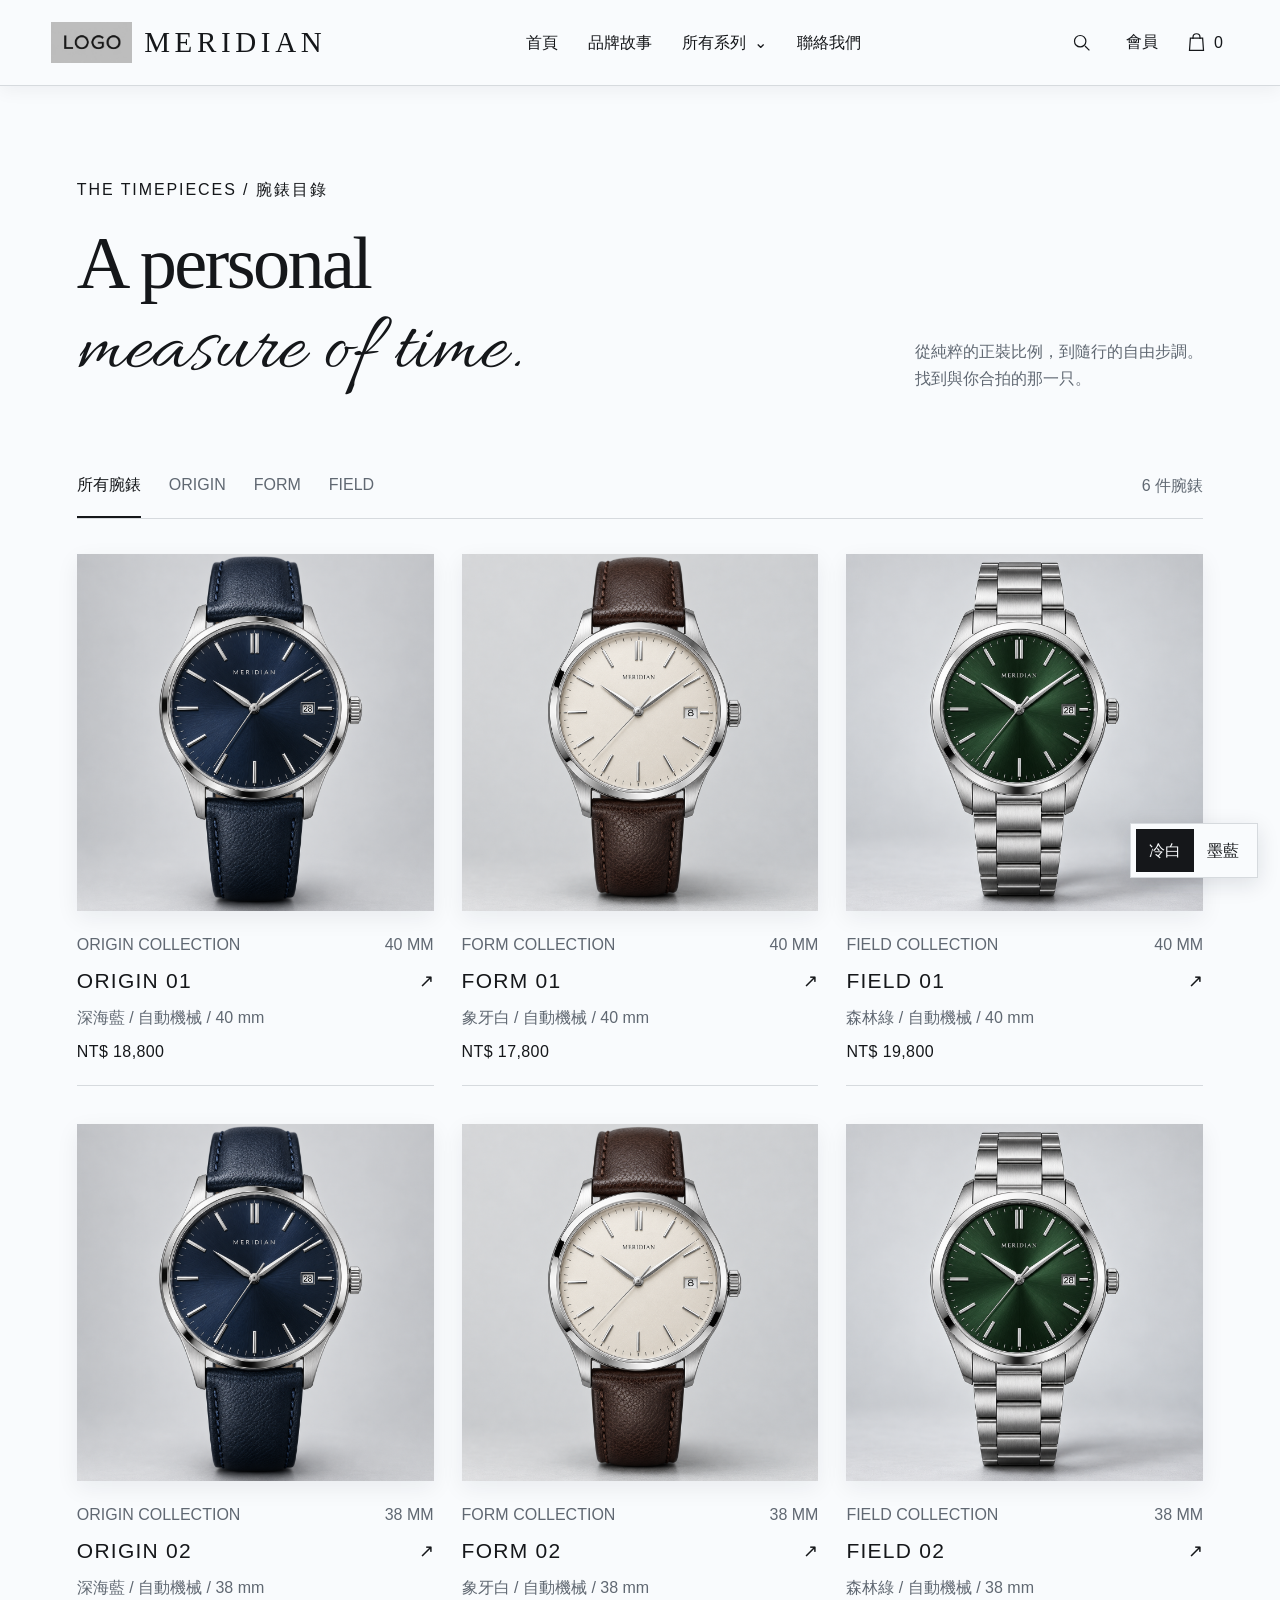
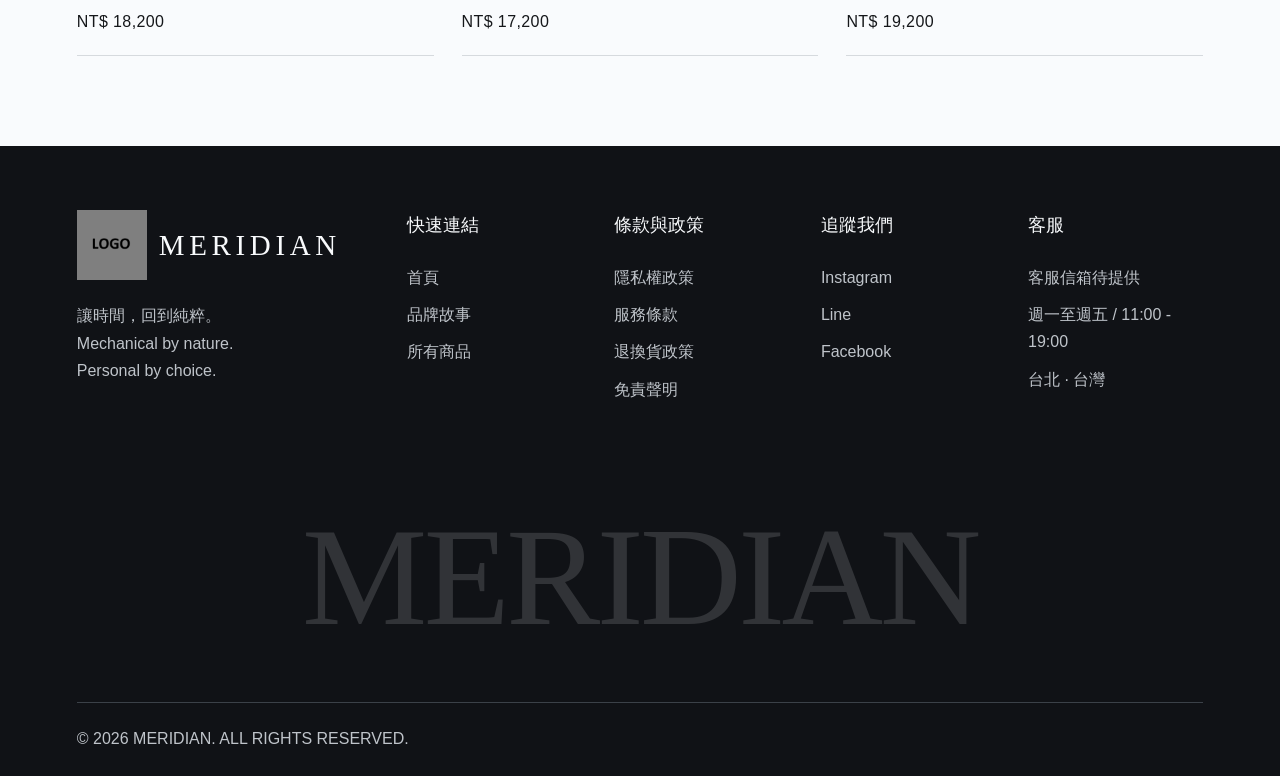
<file: product/product.html>
<!doctype html>
<html lang="zh-Hant">
<head>
  <meta charset="UTF-8">
  <meta name="viewport" content="width=device-width, initial-scale=1">
  <meta name="description" content="MERIDIAN 機械腕錶。以精密機芯與純粹比例，記錄值得停留的時間。">
  <title>所有腕錶 — MERIDIAN</title>
  <link rel="icon" href="../assets/logo/mark.svg">
  <link rel="stylesheet" href="../css/base.css?v=6">
  <link rel="stylesheet" href="../css/product.css?v=6">
  <script src="../assets/js/theme-switcher.js?v=6"></script>
  <script defer src="../assets/js/core.js?v=6"></script>
</head>
<body data-page="products" data-root="../">
  <a class="skip" href="#main">跳至主要內容</a>
  <div id="header"></div>
  <main id="main">
    <section class="catalog-intro section">
      <p class="eyebrow">THE TIMEPIECES / 腕錶目錄</p>
      <div>
        <h1>A personal<br><em>measure of time.</em></h1>
        <p>從純粹的正裝比例，到隨行的自由步調。<br>找到與你合拍的那一只。</p>
      </div>
    </section>
    <section class="catalog section">
      <div class="filter-bar">
        <div class="filter-buttons" role="group" aria-label="依系列篩選">
          <button data-filter="all" class="active" aria-pressed="true">所有腕錶</button>
          <button data-filter="ORIGIN" aria-pressed="false">ORIGIN</button>
          <button data-filter="FORM" aria-pressed="false">FORM</button>
          <button data-filter="FIELD" aria-pressed="false">FIELD</button>
        </div>
        <span class="result-count" aria-live="polite"></span>
      </div>
      <div class="filter-summary" id="filter-summary"></div>
      <div class="product-grid" data-products="all"></div>
    </section>
  </main>
  <div id="footer"></div>
  <div id="overlays"></div>
  <div class="toast" role="status" aria-live="polite"></div>
</body>
</html>
</file>
<file: css/base.css>
/* 字級規格：資訊文字至少 16px；小標題 16–18px。更換內容時請維持此下限，勿用縮字解決溢出。 */
@font-face{font-family:'Meridian Allura';src:url('../assets/fonts/Allura-Regular.ttf') format('truetype');font-weight:400;font-style:normal;font-display:swap}
:root{--bg:#f9fbfd;--surface:#eef1f5;--ink:#15171a;--muted:#606872;--line:#d6dade;--accent:#41464d;--dark:#101216;--white:#f8fafc;--header:86px;font-family:Arial,'Noto Sans TC','PingFang TC','Microsoft JhengHei',sans-serif;color:var(--ink);background:var(--bg);font-synthesis:none}html[data-theme=night]{--bg:#16252f;--surface:#20343f;--ink:#f0ece4;--muted:#b2bfc5;--line:#485963;--accent:#d1b391;--dark:#0b1720;--white:#f5f2eb}*{box-sizing:border-box}html{scroll-behavior:smooth;scroll-padding-top:110px}body{margin:0;line-height:1.7}body.no-scroll{overflow:hidden}button,input{font:inherit}button,a{-webkit-tap-highlight-color:transparent}button{color:inherit;cursor:pointer}button{border:0;background:none}a{color:inherit;text-decoration:none}img{max-width:100%;display:block}h1,h2,h3,p,figure{margin:0}h1,h2,h3{font-weight:400}h1{letter-spacing:-.035em;line-height:1.05}h2{font-size:clamp(26px,2.4vw,40px);line-height:1.45;letter-spacing:.03em}p{font-size:16px}em{font-family:'Meridian Allura',Georgia,'Times New Roman',serif;font-weight:400;font-style:normal;font-size:1.12em;letter-spacing:0;line-height:1.12}button:focus-visible,a:focus-visible,input:focus-visible,summary:focus-visible{outline:2px solid var(--accent);outline-offset:5px}[hidden]{display:none!important}.skip{position:fixed;top:-80px;left:12px;padding:10px 20px;background:var(--bg);z-index:200000}.skip:focus{top:10px}.site-header{height:var(--header);position:sticky;top:0;z-index:1000;background:var(--bg);border-bottom:1px solid var(--line);padding:0 4%;display:flex;align-items:center;justify-content:space-between;gap:30px}.brand{font-family:Georgia,serif;font-size:29px;letter-spacing:.16em;line-height:1;display:flex;gap:12px;align-items:center}.brand img{width:31px;height:31px}.desktop-nav{display:flex;align-items:center;gap:30px;font-size:16px}.desktop-nav a{padding:28px 0}.desktop-nav a[aria-current=page]{border-bottom:2px solid var(--ink)}.header-actions{display:flex;align-items:center;gap:16px}.icon-button{min-height:44px;min-width:44px;display:flex;align-items:center;justify-content:center;gap:7px}.icon-button svg{width:21px;height:21px;fill:none;stroke:currentColor;stroke-width:1.4}.bag-count{font-size:16px}.mobile-toggle{display:none}.nav-dropdown{position:relative}.nav-dropdown>button{font-size:16px;padding:29px 0;display:flex;gap:8px}.dropdown-menu{position:absolute;top:100%;left:-20px;width:210px;background:var(--bg);border:1px solid var(--line);padding:10px;box-shadow:0 12px 24px #0001}.dropdown-menu a{display:block;padding:10px}.dropdown-menu a:hover{background:var(--surface)}.eyebrow{font-size:16px;letter-spacing:.12em;font-weight:500;margin-bottom:22px}.muted{color:var(--muted)}.section{padding:90px 6%}.section-heading{display:flex;justify-content:space-between;align-items:end;gap:24px;margin-bottom:38px}.section-heading .eyebrow{margin-bottom:14px}.text-link{display:inline-flex;gap:32px;align-items:center;border-bottom:1px solid var(--ink);padding:8px 0;font-size:16px;white-space:nowrap}.button{display:flex;align-items:center;justify-content:space-between;gap:30px;background:var(--ink);color:var(--bg);padding:17px 24px;font-size:16px;min-height:56px;width:fit-content;border:1px solid var(--ink);transition:background .2s, color .2s}.button:hover{background:var(--accent);border-color:var(--accent);color:#fff}.round-button{border:1px solid var(--line);width:44px;height:44px;flex-shrink:0;border-radius:50%;font-size:22px;display:grid;place-items:center}.round-button:hover{background:var(--ink);color:var(--bg)}.round-button:disabled{opacity:.35;cursor:default}.product-grid{display:grid;grid-template-columns:repeat(3,minmax(0,1fr));gap:38px 28px}.product-card{min-width:0}.product-picture{aspect-ratio:1/1;background:var(--surface);overflow:hidden;display:block}.product-picture img{width:100%;height:100%;object-fit:contain;transition:transform .55s}.product-card:hover .product-picture img{transform:scale(1.045)}.product-card .card-copy{padding:20px 0;border-bottom:1px solid var(--line)}.card-topline{display:flex;justify-content:space-between;gap:12px;color:var(--muted);font-size:16px;margin-bottom:8px}.product-card h3{font-size:21px;letter-spacing:.06em;line-height:1.45;overflow-wrap:anywhere}.card-titleline{display:flex;align-items:start;justify-content:space-between;gap:12px}.card-titleline span{font-size:18px}.product-card .card-description{font-size:16px;margin:7px 0;color:var(--muted)}.product-card .price{font-size:16px;letter-spacing:.025em}.site-footer{background:var(--dark);color:var(--white);padding:64px 6% 24px}.footer-grid{display:grid;grid-template-columns:2fr repeat(4,1fr);gap:30px;padding-bottom:60px}.footer-brand p{max-width:230px;margin-top:22px;color:#b6c0c5;font-size:16px}.footer-column h3{font-size:16px;margin-bottom:18px}.footer-column a,.footer-column button,.footer-column p{display:block;font-size:16px;text-align:left;color:#b6c0c5;padding:5px 0}.footer-column a:hover,.footer-column button:hover{color:#fff}.footer-bottom{display:flex;justify-content:space-between;gap:20px;border-top:1px solid #47535a;padding-top:22px;color:#b6c0c5;font-size:16px}.theme-switcher{position:fixed;bottom:22px;right:22px;z-index:2000;display:flex;border:1px solid var(--line);background:var(--bg);padding:5px;box-shadow:0 4px 20px #0001}.theme-switcher button{padding:8px 13px;font-size:16px}.theme-switcher button[aria-pressed=true]{background:var(--ink);color:var(--bg)}.overlay{position:fixed;inset:0;background:#071119b8;z-index:10000;display:flex;align-items:flex-start;justify-content:center;padding:100px 20px 30px;overflow-y:auto}.panel{background:var(--bg);width:min(680px,100%);padding:32px;box-shadow:0 20px 70px #0003}.panel-heading{display:flex;align-items:center;justify-content:space-between;margin-bottom:24px}.panel-heading h2{font-size:26px}.panel-close{font-size:28px;min-width:44px;min-height:44px}.search-input{width:100%;padding:15px;border:1px solid var(--line);background:var(--surface);color:var(--ink);font-size:16px;outline-offset:2px}.search-list{margin-top:20px;display:grid;gap:12px}.mini-product{display:flex;align-items:center;gap:20px;padding:12px 0;border-bottom:1px solid var(--line)}.mini-product img{width:76px;height:76px;object-fit:contain;background:var(--surface)}.mini-product h3{font-size:17px}.mini-product p{font-size:16px;color:var(--muted)}.mini-product .remove{margin-left:auto;min-height:44px;text-decoration:underline;font-size:16px}.drawer-panel{margin-left:auto;width:min(400px,100%);min-height:100%;padding:26px;background:var(--bg)}.drawer-overlay{padding:0;justify-content:flex-end}.drawer-panel nav>a,.drawer-panel summary{display:block;padding:17px 0;border-bottom:1px solid var(--line);font-size:20px}.drawer-panel details a{display:block;padding:10px 20px}.toast{position:fixed;bottom:90px;left:50%;transform:translate(-50%,20px);background:var(--ink);color:var(--bg);padding:12px 22px;z-index:120000;opacity:0;transition:.2s;pointer-events:none;max-width:90vw;width:max-content}.toast.visible{opacity:1;transform:translate(-50%,0)}.empty{padding:35px 0;color:var(--muted)}.service-copy p{margin-bottom:18px}.service-copy h3{font-size:18px;margin:20px 0 8px}.closing{background:var(--surface);text-align:center;padding:80px 6%}.closing h2{margin-bottom:28px}.closing .button{margin:auto}
@media(min-width:1700px){.section{padding-left:max(6%,calc((100vw - 1560px)/2));padding-right:max(6%,calc((100vw - 1560px)/2))}}
@media(max-width:1100px){.desktop-nav{gap:18px}.site-header{gap:18px}.brand{font-size:25px}.brand img{width:26px;height:26px}.header-actions{gap:6px}.footer-grid{grid-template-columns:repeat(2,minmax(0,1fr));gap:35px}.section{padding:64px 5%}}
@media(max-width:850px){:root{--header:72px}.desktop-nav,.header-actions .search-trigger{display:none}.mobile-toggle{display:flex}.site-header{padding:0 5%}.product-grid{grid-template-columns:repeat(2,minmax(0,1fr));gap:28px 18px}.section-heading{align-items:start}.section-heading>.muted{max-width:220px}.section{padding:54px 5%}.footer-bottom{flex-direction:column}.brand{font-size:25px}.product-card h3{font-size:19px}.card-titleline span{display:none}}
@media(max-width:540px){.section{padding:46px 5%}.section-heading{gap:16px}.section-heading .text-link{font-size:16px;gap:10px}.eyebrow{font-size:16px;letter-spacing:.065em}.section-heading h2{font-size:25px}.product-grid{gap:25px 14px}.product-card .card-copy{padding:13px 0}.product-card h3{font-size:17px;letter-spacing:.02em}.product-card .card-description{font-size:16px}.card-topline{font-size:16px;gap:4px}.card-topline span:last-child{display:none}.product-card .price{font-size:16px}.footer-grid{grid-template-columns:1fr;padding-bottom:30px}.footer-column h3{margin-bottom:8px}.site-footer{padding-top:44px;padding-bottom:95px}.theme-switcher{bottom:12px;right:12px}.theme-switcher button{padding:6px 10px}.panel{padding:22px}.overlay:not(.drawer-overlay){padding:30px 12px}.closing{padding:55px 5%}.header-actions{gap:0}.brand{font-size:23px;gap:8px}}
@media(prefers-reduced-motion:reduce){html{scroll-behavior:auto}*,*::before,*::after{transition:none!important;animation:none!important}}

/* Cold-white treatment: the alternate navy palette stays intact. */
html:not([data-theme="night"]) .site-header{box-shadow:0 4px 18px rgba(18,27,39,.055)}
html:not([data-theme="night"]) .brand img{filter:grayscale(1)}
html:not([data-theme="night"]) .product-picture,
html:not([data-theme="night"]) .main-image{box-shadow:0 7px 22px rgba(18,27,39,.065)}
html:not([data-theme="night"]) .button{box-shadow:0 5px 14px rgba(10,15,22,.14)}
html:not([data-theme="night"]) .theme-switcher{box-shadow:0 6px 22px rgba(18,27,39,.12)}
html:not([data-theme="night"]) .overlay{background:rgba(10,13,18,.73)}
html:not([data-theme="night"]) .footer-brand p,
html:not([data-theme="night"]) .footer-column a,
html:not([data-theme="night"]) .footer-column button,
html:not([data-theme="night"]) .footer-column p,
html:not([data-theme="night"]) .footer-bottom{color:#bfc4ca}
html:not([data-theme="night"]) .footer-bottom{border-color:#3b4148}
html:not([data-theme="night"]) .footer-column a:hover,
html:not([data-theme="night"]) .footer-column button:hover{color:#fff}

/* Functional core: working quick collection and quantity controls. */
.product-image-wrap{position:relative}.product-picture{position:relative}.product-picture .card-alt{position:absolute;inset:0;opacity:0;object-fit:contain}
@media(hover:hover){.product-image-wrap:hover .product-picture>img:first-child,.product-image-wrap:focus-within .product-picture>img:first-child{opacity:0}.product-image-wrap:hover .card-alt,.product-image-wrap:focus-within .card-alt{opacity:1}}
.quick-add{position:absolute;left:12px;right:12px;bottom:12px;min-height:44px;background:var(--ink);color:var(--bg);font-size:16px;opacity:0;transition:opacity .2s}.product-image-wrap:hover .quick-add,.product-image-wrap:focus-within .quick-add{opacity:1}
.mini-copy{min-width:0;flex:1}.mini-copy h3{overflow-wrap:anywhere}.bag-quantity,.quantity-control{display:inline-flex;align-items:center;border:1px solid var(--line)}.bag-quantity{margin-top:8px}.bag-quantity button,.quantity-control button{height:44px;min-width:44px}.bag-quantity span,.quantity-control output{min-width:34px;text-align:center}.bag-quantity button:disabled,.quantity-control button:disabled{opacity:.35;cursor:default}.bag-total{display:flex;justify-content:space-between;gap:15px;padding:25px 0 8px}.bag-total strong{font-weight:500}.mini-product .remove{flex-shrink:0}
@media(hover:none){.quick-add{position:static;display:block;width:100%;opacity:1}}
@media(max-width:540px){.mini-product{gap:12px}.mini-product img{width:58px;height:58px}.mini-product .remove{padding:0 4px}.bag-total{font-size:16px}}

/* Client-replaceable standard logo placeholders. */
.header-brand{min-width:220px}.header-brand img{width:81px;height:auto}.footer-logo img{width:70px;height:70px;object-fit:cover}.drawer-brand img{width:70px;height:auto}
@media(max-width:850px){.header-brand{min-width:0}.header-brand img{width:70px;height:auto}.drawer-brand img{width:67px;height:auto}.drawer-brand span{font-size:20px}}

/* Footer 統一欄位；保留 MERIDIAN 原色系。 */
.footer-inner{max-width:1280px;margin-inline:auto}.footer-grid{grid-template-columns:minmax(0,1.7fr) repeat(4,minmax(0,1fr));gap:32px}.footer-grid>div{min-width:0}.footer-column h3{font-size:18px}.footer-column span{display:block;font-size:16px;color:#bfc4ca;padding:5px 0}.footer-column p,.footer-column a{overflow-wrap:anywhere}.footer-wordmark{font-family:Georgia,serif;font-size:clamp(48px,11vw,160px);line-height:1.15;letter-spacing:-.025em;text-align:center;color:var(--white);opacity:.14;margin:28px 0 44px;user-select:none}.footer-bottom{font-size:16px}
@media(max-width:1100px){.footer-grid{grid-template-columns:repeat(2,minmax(0,1fr))}.footer-brand{grid-column:1/-1}}
@media(max-width:540px){.footer-grid{grid-template-columns:repeat(2,minmax(0,1fr));gap:28px 20px}.footer-brand{grid-column:1/-1}.footer-wordmark{font-size:12vw;margin:20px 0 30px}.footer-bottom{overflow-wrap:anywhere}.header-brand{gap:8px}.header-brand span{font-size:20px}}

/* 會員入口：純文字、無外框；保留鍵盤焦點提示。 */
.member-trigger{appearance:none;border:0;border-radius:0;background:transparent;box-shadow:none;color:inherit;font:inherit;font-size:16px;line-height:1.4;min-height:44px;padding:0 6px;white-space:nowrap;cursor:pointer}

/* Header 搜尋與收藏袋：純圖示、透明底，與會員入口一致。 */
.header-actions .search-trigger,.header-actions .bag-trigger,
.header-actions .search-trigger:hover,.header-actions .bag-trigger:hover,
.header-actions .search-trigger:active,.header-actions .bag-trigger:active{
 appearance:none;border:0;border-radius:0;background:transparent;box-shadow:none;color:inherit;cursor:pointer;
}
/* 滑鼠點擊不留下外框；鍵盤操作仍保留焦點提示。 */
.header-actions .search-trigger:focus:not(:focus-visible),
.header-actions .bag-trigger:focus:not(:focus-visible),
.header-actions .member-trigger:focus:not(:focus-visible){outline:none}
</file>
<file: css/index.css>
/* 字級規格：資訊文字至少 16px；小標題 16–18px。更換內容時請維持此下限，勿用縮字解決溢出。 */
.hero{display:grid;grid-template-columns:minmax(0,1fr) 47%;min-height:650px;border-bottom:1px solid var(--line)}.hero-copy{padding:65px 7% 30px;display:flex;flex-direction:column;align-items:flex-start;justify-content:center}.hero-copy h1{font-family:Georgia,'Times New Roman',serif;font-size:clamp(58px,5.3vw,102px);line-height:1.02;margin-bottom:28px;letter-spacing:-.06em}.hero-copy h1 em{font-weight:400}.hero-copy h2{font-size:29px;margin-bottom:18px}.hero-copy .intro{color:var(--muted);line-height:1.9;margin-bottom:30px}.hero-copy .eyebrow{margin-bottom:30px}.hero-tabs{display:flex;gap:25px;flex-wrap:wrap;margin-top:52px;width:100%;border-top:1px solid var(--line)}.hero-tabs button{display:flex;align-items:center;gap:9px;padding:17px 0 5px;color:var(--muted);font-size:16px;border-top:2px solid transparent}.hero-tabs button.active{color:var(--ink);border-color:var(--ink)}.hero-tabs button span{font-size:16px;letter-spacing:.06em}.hero-visual{background:#101d28;display:flex;flex-direction:column;min-width:0;color:#f0ece4;overflow:hidden}.hero-visual>img{width:100%;height:100%;min-height:0;flex:1;object-fit:cover;aspect-ratio:1/1}.image-caption{display:flex;align-items:center;justify-content:space-between;padding:22px 30px;background:#101d28;border-top:1px solid #43505a}.image-caption span{font-family:Georgia,serif;font-size:22px;letter-spacing:.13em}.image-caption p{font-size:16px;color:#b8c0c5;margin-top:6px}.image-caption>a{font-size:28px;width:44px;height:44px;display:grid;place-items:center}.principles{padding:22px 6%;display:flex;justify-content:space-between;gap:20px;border-bottom:1px solid var(--line);font-size:16px;letter-spacing:.12em}.principles span:first-child{color:var(--muted)}.craft{display:grid;grid-template-columns:1.1fr 1fr;background:var(--dark);color:var(--white)}.craft-image{min-height:540px}.craft-image img{width:100%;height:100%;object-fit:cover}.craft-copy{padding:70px 12%;align-self:center}.craft-copy h2{font-size:clamp(26px,2.4vw,40px);margin-bottom:26px}.craft-copy>p:not(.eyebrow){color:#b8c2c7;line-height:1.9}.craft-note{border-top:1px solid #47535a;border-bottom:1px solid #47535a;padding:24px 0;display:flex;gap:26px;margin:32px 0}.craft-note>span{font-family:Georgia,serif;font-size:28px;color:#bda17f}.craft-note h3{font-size:18px;margin-bottom:5px}.craft-note p{font-size:16px;color:#b8c2c7}.craft .text-link{border-color:#bbc4c9}.series-row{display:grid;grid-template-columns:.5fr 2fr 2fr 1fr;gap:20px;align-items:center;padding:28px 0;border-top:1px solid var(--line)}.series-row:last-child{border-bottom:1px solid var(--line)}.series-row h3{font-family:Georgia,serif;font-size:44px;letter-spacing:.015em}.series-row span{font-size:16px}.series-row span:last-child{text-align:right}.series-number{color:var(--muted)}.series-row:hover h3{font-style:italic}
@media(min-width:1700px){.hero{grid-template-columns:minmax(0,1fr) 47%;min-height:780px}.hero-copy{padding-left:9%}}
@media(max-width:1100px){.hero{grid-template-columns:minmax(0,1fr) 44%;min-height:620px}.hero-copy{padding:44px 6% 24px}.hero-copy h1{font-size:61px}.hero-tabs{gap:16px;margin-top:35px}.hero-tabs button{gap:5px}.hero-copy h2{font-size:25px}.craft-copy{padding:48px 9%}.series-row{grid-template-columns:.4fr 1.5fr 2fr 1fr}.series-row h3{font-size:35px}}
@media(max-width:850px){.hero{grid-template-columns:minmax(0,1fr) 42%;min-height:580px}.hero-copy h1{font-size:50px}.hero-copy h2{font-size:24px}.hero-copy .eyebrow{font-size:16px}.hero-tabs{gap:14px}.hero-tabs button span{display:none}.hero-visual>img{object-position:50% 50%}.image-caption{padding:16px}.image-caption p{font-size:16px}.principles{font-size:16px;letter-spacing:.03em}.craft{grid-template-columns:1fr 1fr}.craft-copy{padding:40px 8%}.craft-image{min-height:480px}.home-products .product-card:last-child{grid-column:1/-1;display:grid;grid-template-columns:1fr 1fr;gap:22px;align-items:center}.series-row{grid-template-columns:35px 1fr 1fr}.series-row span:last-child{display:none}}
@media(max-width:620px){.hero{grid-template-columns:minmax(0,1fr)}.hero-copy{padding:38px 7% 20px}.hero-copy h1{font-size:clamp(49px,10.8vw,66px);margin-bottom:24px}.hero-copy .eyebrow{margin-bottom:22px}.hero-copy h2{font-size:25px}.hero-copy .intro{font-size:16px;margin-bottom:24px}.hero-tabs{margin-top:28px;gap:24px}.hero-tabs button span{display:inline;font-size:16px}.hero-visual{grid-column:1}.hero-visual>img{height:auto;aspect-ratio:1.05/1;flex:none;object-fit:cover}.image-caption{padding:18px 7%}.principles{display:grid;grid-template-columns:repeat(3,1fr);gap:12px;text-align:center;padding:18px 5%}.principles span:first-child{grid-column:1/-1;font-size:16px}.craft{grid-template-columns:1fr}.craft-image{min-height:0;aspect-ratio:1.2}.craft-copy{padding:42px 7%}.craft-copy h2{font-size:28px}.home-products .product-card:last-child{display:block;grid-column:auto}.home-products .product-card:last-child{display:block}.series-row{grid-template-columns:25px 1fr;gap:8px 15px;padding:22px 0}.series-row h3{font-size:36px}.series-row span:nth-child(3){grid-column:2;font-size:16px}.series-section .section-heading{display:block}.series-section .section-heading>.muted{max-width:none;margin-top:18px}}

html:not([data-theme="night"]) .hero-visual,
html:not([data-theme="night"]) .image-caption{background:#101216;color:#f8fafc}
html:not([data-theme="night"]) .image-caption{border-color:#3b4148}
html:not([data-theme="night"]) .image-caption p,
html:not([data-theme="night"]) .craft-copy>p:not(.eyebrow),
html:not([data-theme="night"]) .craft-note p{color:#bfc4ca}
html:not([data-theme="night"]) .craft-note{border-color:#3b4148}
html:not([data-theme="night"]) .craft-note>span{color:#d9dfe6}

@media(max-width:620px){.hero-tabs{column-gap:16px}}

.hero-copy{min-width:0}.hero-copy h1{overflow-wrap:anywhere}
</file>
<file: css/about.css>
/* 字級規格：資訊文字至少 16px；小標題 16–18px。更換內容時請維持此下限，勿用縮字解決溢出。 */
.about-intro{padding-top:80px}
.about-intro h1{font-family:Georgia,serif;font-size:clamp(64px,8vw,130px);margin:30px 0 60px}
.about-intro h1 em{font-size:1.06em}
.about-bottom{display:grid;grid-template-columns:1fr 1fr;gap:12%}
.about-bottom p{color:var(--muted);max-width:540px;line-height:2}
.about-photo{margin:0 6%}
.about-photo img{width:100%;max-height:700px;aspect-ratio:1.9;object-fit:cover}
.about-photo figcaption{font-size:16px;padding:16px 0;border-bottom:1px solid var(--line);letter-spacing:.09em}
.about-values>.eyebrow{margin-bottom:26px}
.about-value-list article{display:grid;grid-template-columns:minmax(250px,1fr) minmax(0,2fr);gap:9%;align-items:center;padding:32px 0;border-top:1px solid var(--line)}
.value-visual{width:min(100%,280px)}
.value-visual img{width:100%;aspect-ratio:1.45;object-fit:cover;background:var(--surface)}
.value-copy>span{font-size:16px;letter-spacing:.1em;color:var(--muted)}
.value-copy h2{margin:16px 0}
.value-copy p{max-width:650px;color:var(--muted)}
@media(max-width:768px){
  .about-intro h1{font-size:clamp(58px,10vw,85px);margin-bottom:36px}
  .about-bottom{grid-template-columns:1fr;gap:22px}
  .about-photo{margin:0 5%}
  .about-photo img{aspect-ratio:1.2}
  .about-values>.eyebrow{margin-bottom:12px}
  .about-value-list article{grid-template-columns:1fr;gap:20px;padding:28px 0 34px}
  .value-visual{width:min(72vw,280px)}
}
</file>
<file: css/product.css>
/* 字級規格：資訊文字至少 16px；小標題 16–18px。更換內容時請維持此下限，勿用縮字解決溢出。 */
.catalog-intro{padding-bottom:55px}.catalog-intro>div{display:flex;justify-content:space-between;align-items:end;gap:30px}.catalog-intro h1{font-family:Georgia,serif;font-size:clamp(58px,5.8vw,96px)}.catalog-intro>div>p{color:var(--muted);margin-bottom:6px}.catalog{padding-top:0}.filter-bar{display:flex;align-items:center;justify-content:space-between;gap:20px;border-bottom:1px solid var(--line);margin-bottom:35px}.filter-buttons{display:flex;gap:28px;flex-wrap:wrap}.filter-buttons button{font-size:16px;padding:18px 0;border-bottom:2px solid transparent;color:var(--muted)}.filter-buttons button.active{border-bottom-color:var(--ink);color:var(--ink)}.result-count{font-size:16px;color:var(--muted);white-space:nowrap}.breadcrumb{display:flex;flex-wrap:wrap;gap:12px;font-size:16px;margin:30px 6%;color:var(--muted)}.detail-layout{padding:0 6% 70px;display:grid;grid-template-columns:minmax(0,1.18fr) minmax(0,1fr);gap:7%}.gallery{position:sticky;top:calc(var(--header) + 24px);align-self:start;min-width:0}.main-image{display:block;width:100%;padding:0;background:var(--surface);text-align:left}.main-image>img{width:100%;height:auto;aspect-ratio:1.12;object-fit:contain}.main-image>span{display:flex;justify-content:space-between;padding:13px 20px;font-size:16px;border-top:1px solid var(--line)}.thumbnail-control{display:flex;align-items:center;gap:12px;margin-top:16px}.thumbnail-track{display:flex;gap:10px;overflow:auto;scrollbar-width:none;flex:1}.thumbnail-track::-webkit-scrollbar{display:none}.thumbnail{flex:0 0 calc((100% - 40px)/5);padding:3px;border:1px solid transparent;min-width:0}.thumbnail.active{border-color:var(--ink)}.thumbnail img{width:100%;aspect-ratio:1;object-fit:contain;background:var(--surface)}.gallery-counter{text-align:center;color:var(--muted);font-size:16px;margin-top:12px}.product-info{padding:16px 0}.product-info .eyebrow{margin-bottom:18px}.product-info h1{font-family:Georgia,serif;font-size:clamp(42px,4.5vw,70px);letter-spacing:.02em}.detail-subtitle{font-size:18px;margin-top:12px;color:var(--muted)}.detail-price{font-size:25px;margin:26px 0;letter-spacing:.03em}.detail-description{line-height:1.9;color:var(--muted)}.spec-highlights{display:grid;grid-template-columns:repeat(3,1fr);border-top:1px solid var(--line);border-bottom:1px solid var(--line);margin:30px 0;padding:20px 0}.spec-highlights>div{display:flex;flex-direction:column;align-items:center;border-right:1px solid var(--line)}.spec-highlights>div:last-child{border:0}.spec-highlights strong{font-weight:400;font-size:26px}.spec-highlights span{font-size:16px;color:var(--muted)}.add-to-bag{width:100%}.bag-note{font-size:16px;color:var(--muted);margin-top:12px;text-align:center}.detail-accordions{margin-top:32px}.detail-accordions details{border-bottom:1px solid var(--line)}summary{cursor:pointer}.detail-accordions summary{list-style:none;display:flex;align-items:center;justify-content:space-between;padding:20px 0;font-size:16px}.detail-accordions summary::-webkit-details-marker{display:none}details[open] summary>span{transform:rotate(45deg)}.detail-accordions dl{margin:0 0 20px}.detail-accordions dl>div{display:flex;justify-content:space-between;gap:16px;font-size:16px;padding:8px 0}.detail-accordions dt{color:var(--muted)}.detail-accordions dd{margin:0;text-align:right}.detail-accordions details>p{font-size:16px;color:var(--muted);padding-bottom:22px}.detail-editorial{background:var(--dark);color:var(--white);display:grid;grid-template-columns:1.2fr 1fr;align-items:center}.detail-editorial img{width:100%;height:480px;object-fit:cover}.detail-editorial>div{padding:50px 15%}.detail-editorial h2{font-size:42px;margin-bottom:25px}.detail-editorial p:last-child{color:#b8c2c7}.rec-controls{display:flex;gap:10px}.rec-viewport{overflow:hidden}.recommendation-track{display:flex;gap:28px;transition:transform .3s}.recommendation-track>.product-card{flex:0 0 calc((100% - 56px)/3)}.lightbox{position:fixed;inset:0;background:#0a1117eF;z-index:110000;display:grid;place-items:center}.lb-dialog{pointer-events:none;display:grid;place-items:center;width:100%;height:100%}.lb-dialog img{pointer-events:auto;max-width:80vw;max-height:80vh;width:auto;height:auto;object-fit:contain}.lb-close{position:fixed;top:24px;right:28px;background:white;color:#111;border-radius:50%;height:48px;width:48px;font-size:32px;line-height:1;pointer-events:auto}.lb-nav{position:fixed;top:50%;transform:translateY(-50%);color:#14212b;background:white;border-radius:50%;height:48px;width:48px;font-size:26px;pointer-events:auto}.lb-prev{left:28px}.lb-next{right:28px}.lb-count{position:fixed;bottom:22px;color:white;font-size:16px;letter-spacing:.1em;pointer-events:none}
@media(max-width:1024px){.detail-layout{gap:5%;padding-left:5%;padding-right:5%}.gallery{top:calc(var(--header) + 16px)}.main-image>img{aspect-ratio:1}.thumbnail-control{gap:7px}.thumbnail-control .round-button{width:38px;height:38px}.thumbnail-track{gap:6px}.thumbnail{flex-basis:calc((100% - 24px)/5)}.catalog-intro>div{align-items:start;flex-direction:column}.recommendation-track>.product-card{flex-basis:calc((100% - 28px)/2)}.detail-editorial>div{padding:40px 10%}}
@media(max-width:767px){.detail-layout{grid-template-columns:1fr;gap:20px;padding-bottom:45px}.gallery{position:static}.main-image>img{aspect-ratio:1.1}.thumbnail{flex-basis:calc((100% - 20px)/3)}.thumbnail-track{gap:10px}.thumbnail-control{gap:12px}.product-info{padding-top:20px}.product-info h1{font-size:48px}.breadcrumb{margin:24px 5%}.filter-bar{align-items:start;gap:10px}.filter-buttons{gap:18px}.filter-buttons button{font-size:16px;padding:15px 0}.result-count{padding-top:17px}.detail-editorial{grid-template-columns:1fr}.detail-editorial img{height:auto;aspect-ratio:1.2}.detail-editorial>div{padding:38px 7%}.detail-editorial h2{font-size:32px}.recommendation-track>.product-card{flex-basis:100%}.lb-dialog img{max-width:82vw;max-height:78vh}.lb-nav{width:42px;height:42px;font-size:23px;top:auto;bottom:25px;transform:none}.lb-prev{left:24px}.lb-next{right:24px}.lb-close{right:18px;top:18px}.lb-count{bottom:32px}.catalog-intro h1{font-size:clamp(51px,9vw,70px)}}
@media(max-width:390px){.filter-buttons{gap:12px}.filter-bar{flex-wrap:wrap}.result-count{padding:0 0 12px}.thumbnail-control{gap:8px}}

html:not([data-theme="night"]) .detail-editorial p:last-child{color:#bfc4ca}
html:not([data-theme="night"]) .lightbox{background:rgba(8,10,14,.95)}
html:not([data-theme="night"]) .lb-nav{color:#15171a}

/* NEXORA selection-centered thumbnail rail, in MERIDIAN's horizontal layout. */
.thumbnail-viewport{flex:1;min-width:0;overflow:hidden}.thumbnail-track{width:100%;overflow:visible;gap:10px;flex:none;transition:transform .3s ease;will-change:transform}.thumbnail-track .thumbnail{flex:0 0 calc((100% - 40px)/5);width:calc((100% - 40px)/5)}
.lb-nav:disabled{opacity:.3;cursor:default}.product-options fieldset{border:0;border-top:1px solid var(--line);padding:18px 0;margin:0}.product-options legend{font-size:16px;padding:0 12px 0 0}.choice-row{display:flex;flex-wrap:wrap;gap:8px}.choice-row button{min-height:44px;border:1px solid var(--line);padding:9px 12px;background:var(--bg);font-size:16px}.choice-row button.active{background:var(--ink);color:var(--bg);border-color:var(--ink)}.option-note{font-size:16px;color:var(--muted);margin-top:12px}.quantity-row{display:flex;align-items:center;justify-content:space-between;gap:18px;margin:10px 0 22px}.mobile-buy{display:none}
.filter-bar{flex-wrap:wrap}.filter-summary{display:flex;align-items:center;gap:18px;flex-wrap:wrap;font-size:16px;color:var(--muted)}.filter-summary:not(:empty){margin:-12px 0 28px}.product-grid>.empty{grid-column:1/-1;min-height:200px}
/* Touch scroll uses the same card widths as the arrow step calculation. */
@media(min-width:1051px){.recommendation-track>.product-card{flex:0 0 calc((100% - 56px)/3)}}
@media(max-width:1050px){.rec-viewport{overflow-x:auto;overflow-y:hidden;scroll-snap-type:x mandatory;scroll-behavior:smooth;scrollbar-width:none;-webkit-overflow-scrolling:touch;touch-action:pan-x pan-y pinch-zoom}.rec-viewport::-webkit-scrollbar{display:none}.recommendation-track{transform:none!important;transition:none;gap:28px}.recommendation-track>.product-card{flex:0 0 calc((100% - 28px)/2);scroll-snap-align:start}}
@media(max-width:720px){.thumbnail-track .thumbnail{flex-basis:calc((100% - 20px)/3);width:calc((100% - 20px)/3)}.recommendation-track>.product-card{flex-basis:100%}.mobile-buy{display:flex;align-items:center;justify-content:space-between;gap:12px;position:fixed;left:0;right:0;bottom:0;z-index:1800;padding:12px 5% max(12px,env(safe-area-inset-bottom));background:var(--bg);border-top:1px solid var(--line);box-shadow:0 -4px 20px #0001}.mobile-buy>div{display:flex;flex-direction:column}.mobile-buy span{font-size:16px;color:var(--muted)}.mobile-buy strong{font-size:16px;font-weight:500}.mobile-buy .button{font-size:16px;min-height:48px;padding:12px 16px}body[data-page=detail] .theme-switcher{bottom:calc(98px + env(safe-area-inset-bottom))}body[data-page=detail] .site-footer{padding-bottom:180px}.filter-buttons{gap:18px}}

@media(min-width:768px){.detail-layout{grid-template-columns:minmax(0,.62fr) minmax(0,1fr)}}
@media(prefers-reduced-motion:reduce){.rec-viewport{scroll-behavior:auto}.thumbnail-track{transition:none!important}}
</file>
